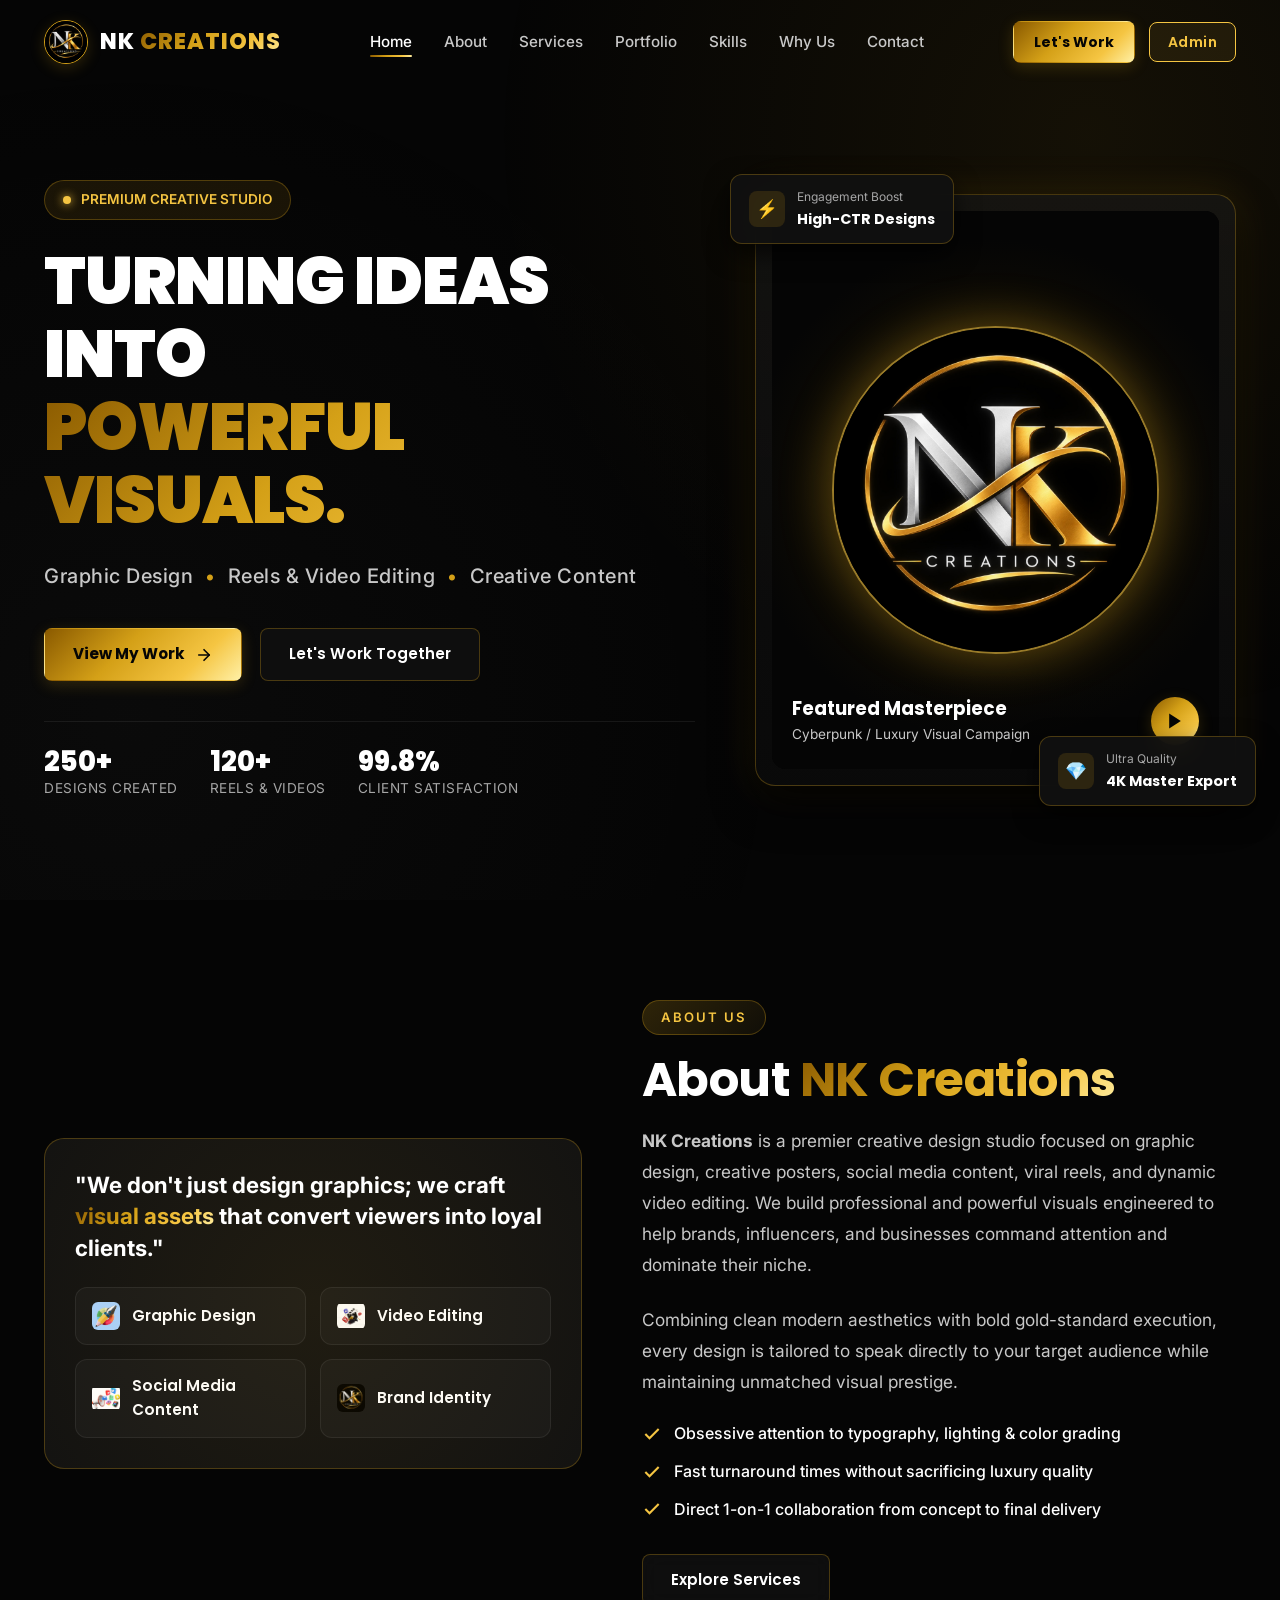
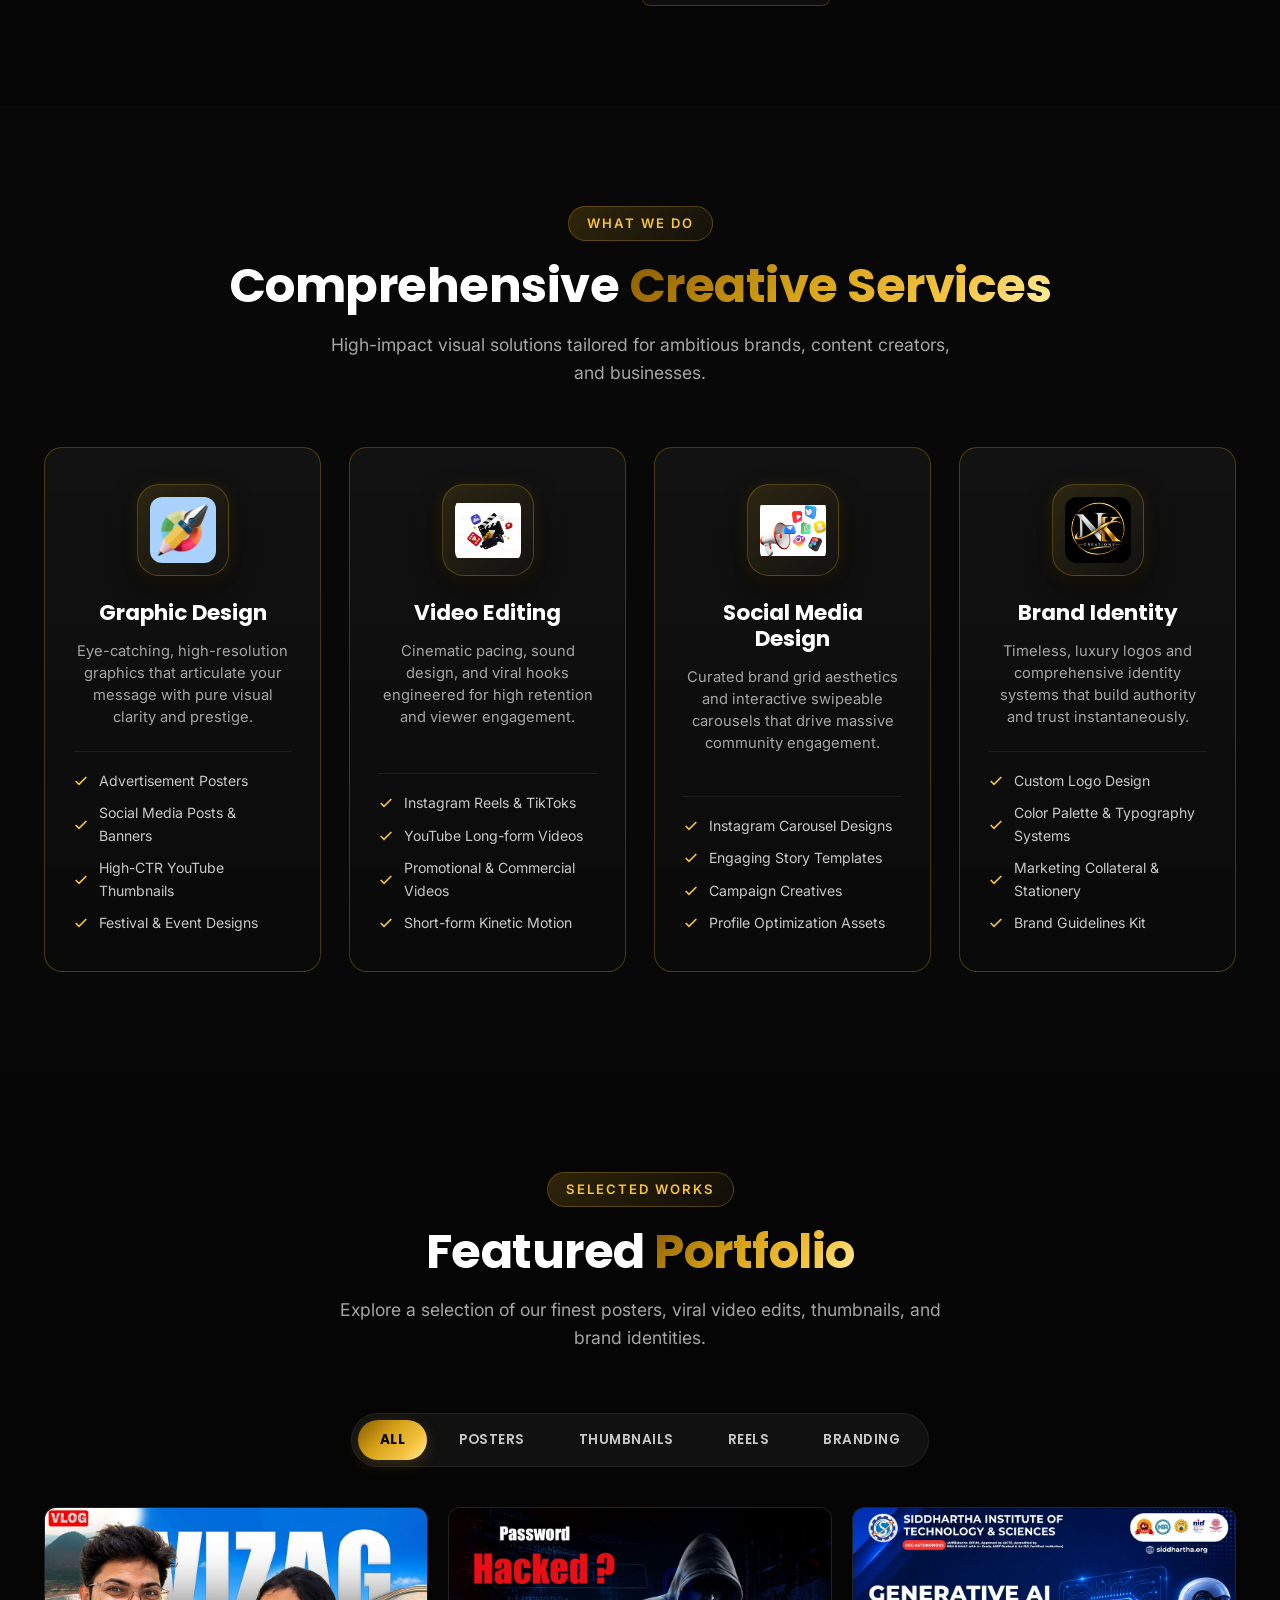
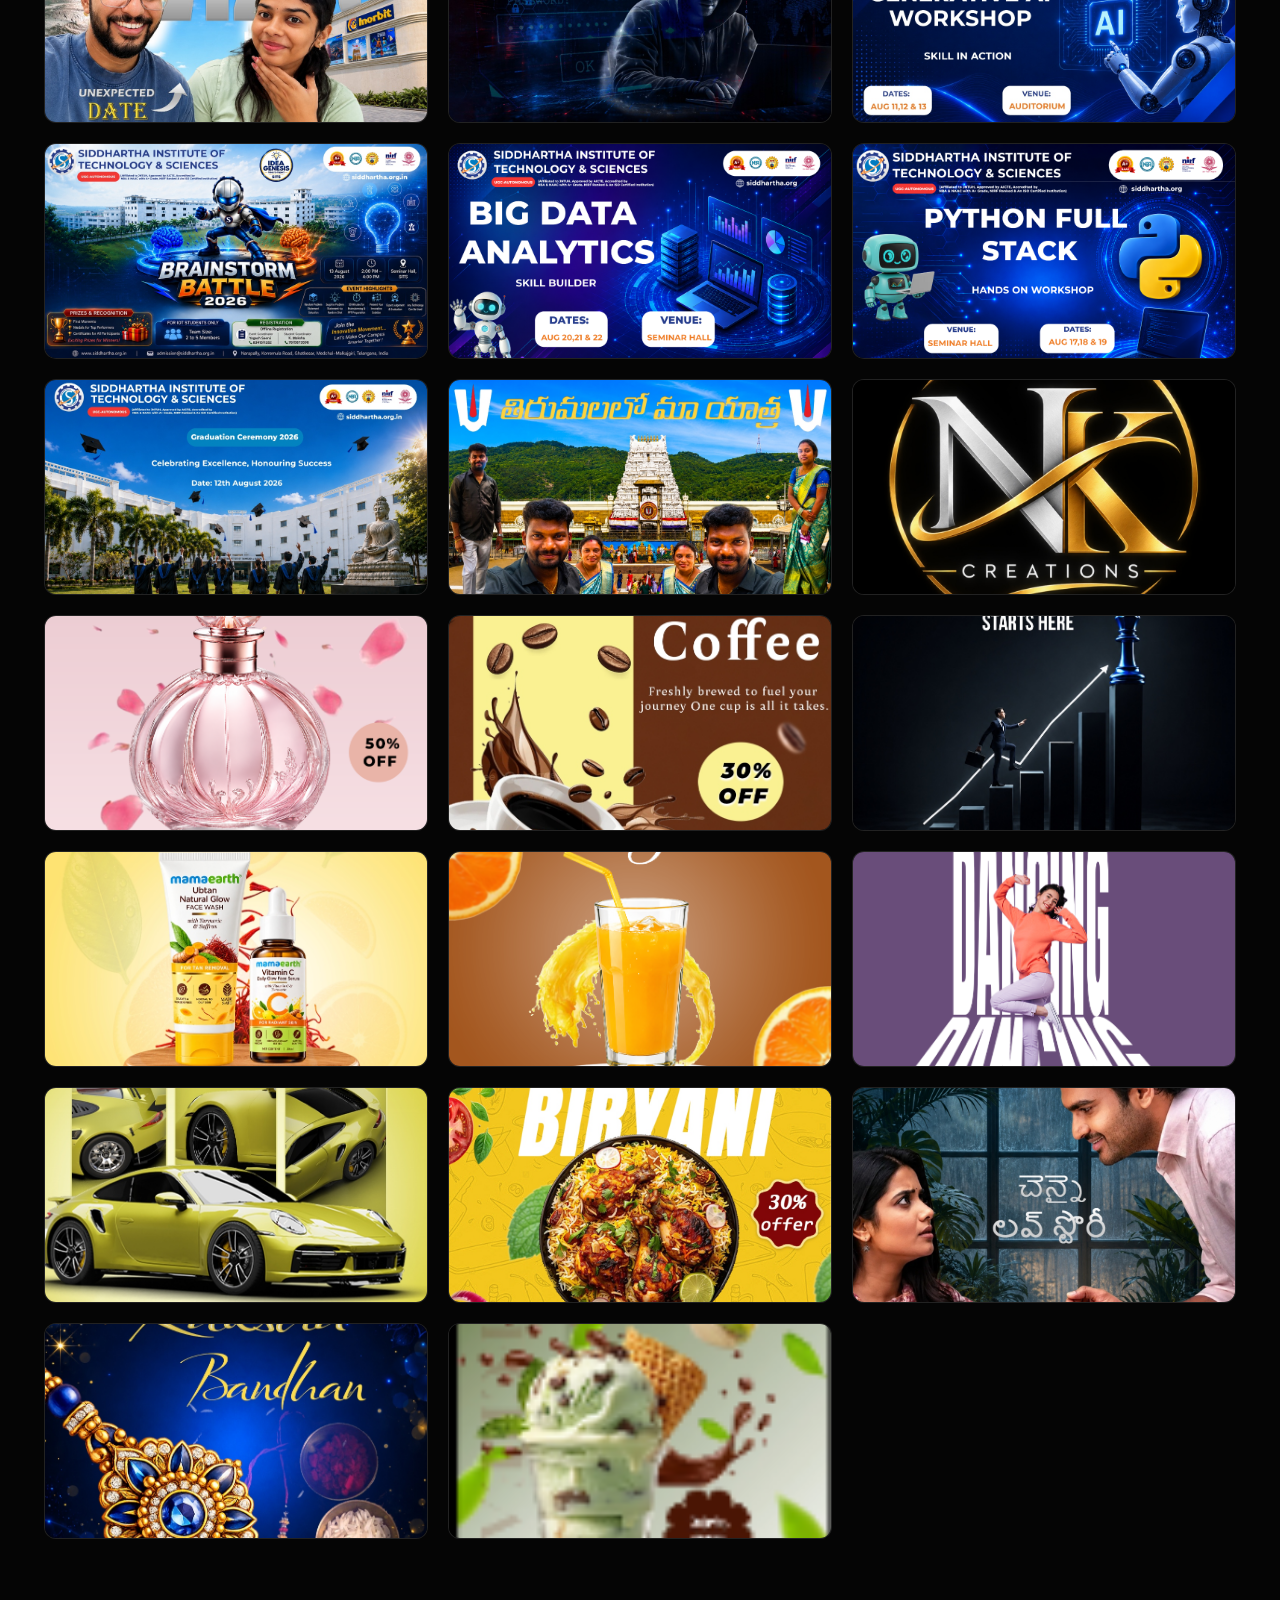
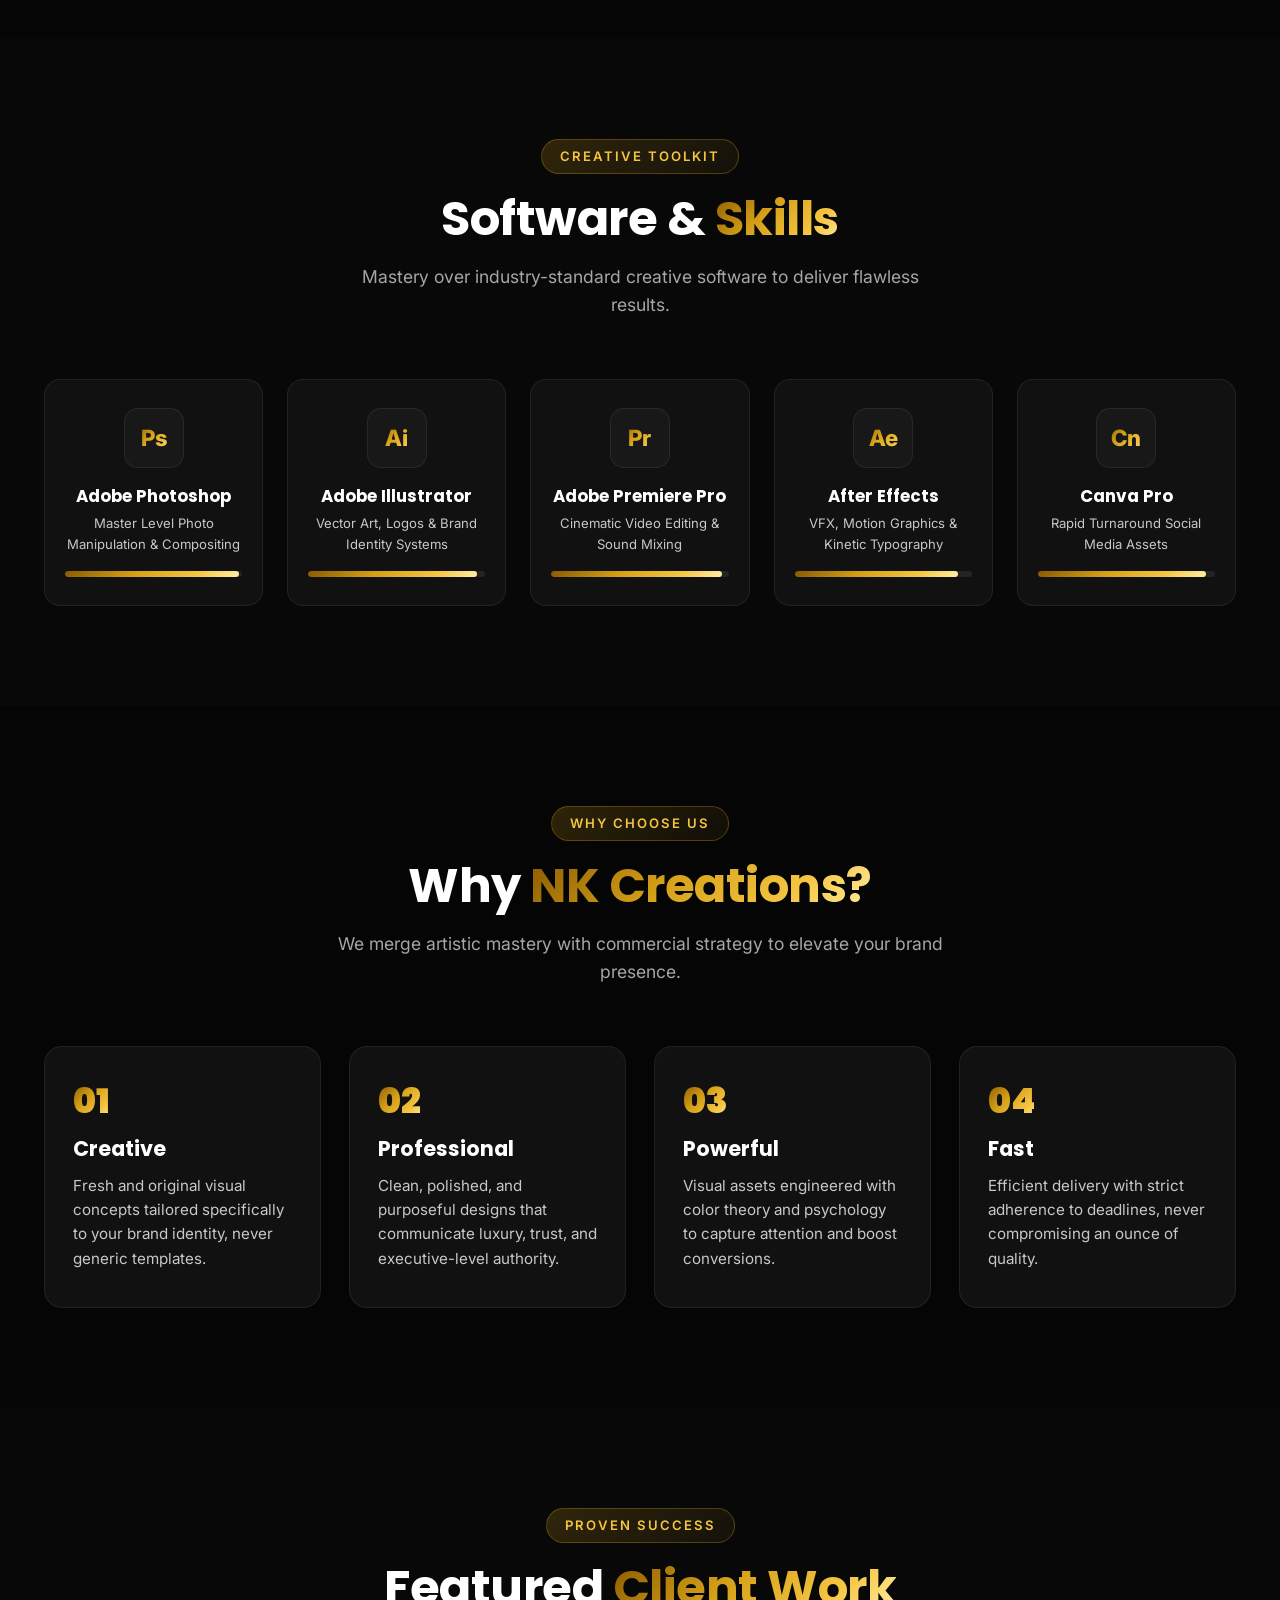
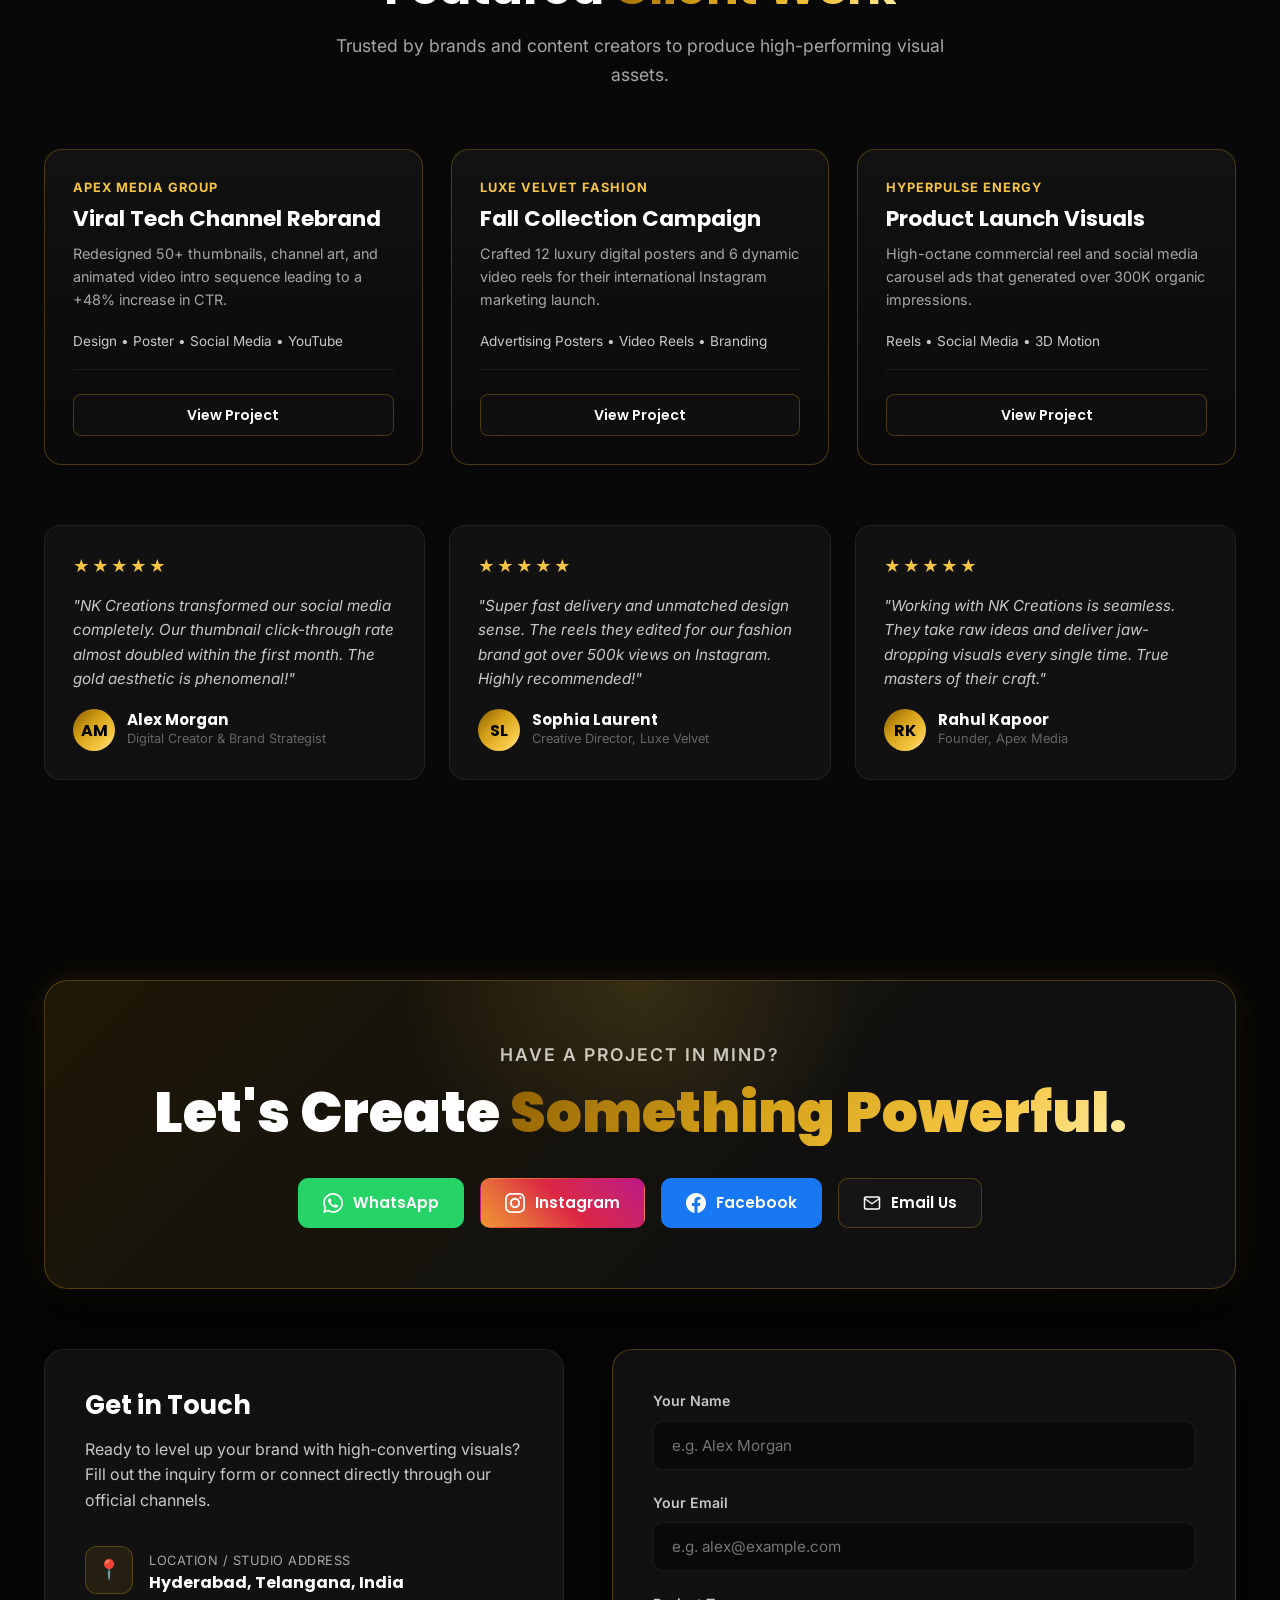
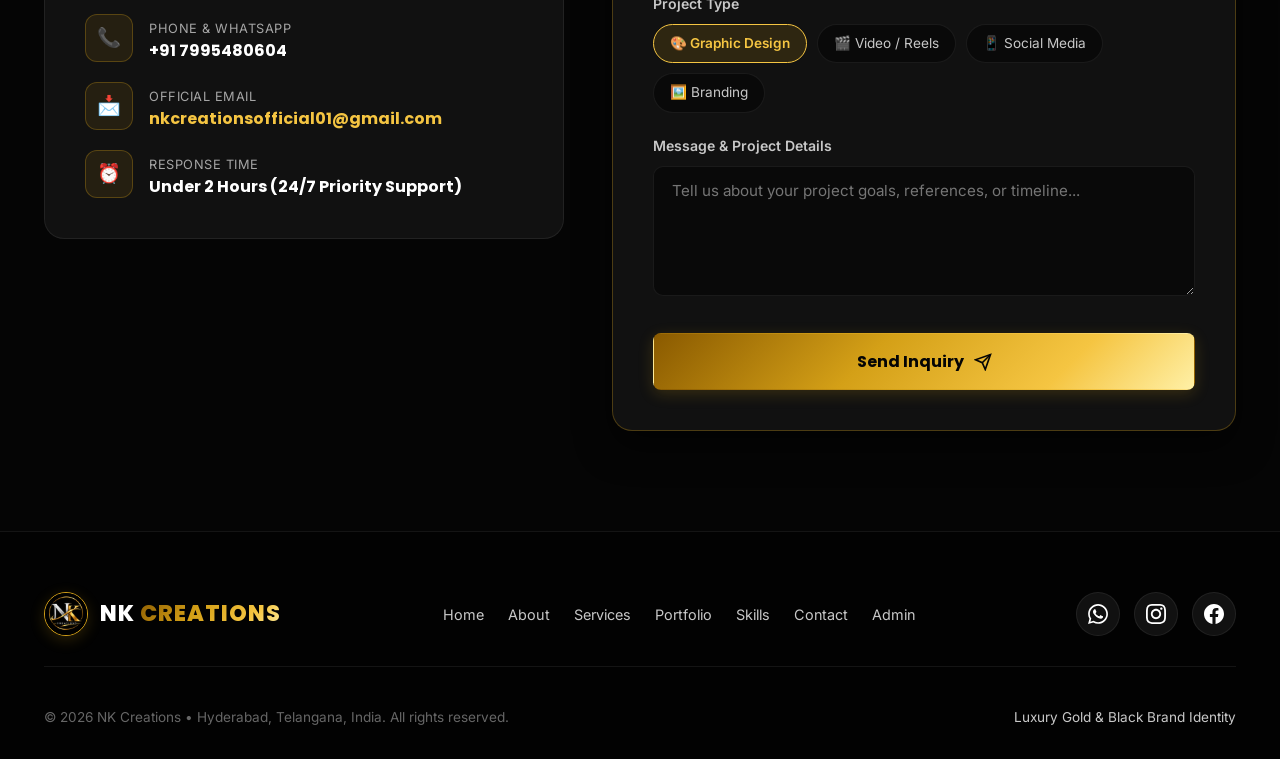
<file: index.html>
<!DOCTYPE html>
<html lang="en">
<head>
  <meta charset="UTF-8">
  <meta name="viewport" content="width=device-width, initial-scale=1.0">
  <title>NK Creations — Graphic Design & Video Editing Studio</title>
  <meta name="description" content="NK Creations is a premier creative design studio specializing in luxury graphic design, YouTube thumbnails, Instagram reels, video editing, social media content, and brand identity.">
  <meta name="keywords" content="NK Creations, graphic design, video editing, reels, posters, thumbnails, branding, luxury portfolio">
  <meta name="theme-color" content="#050505">

  <!-- Open Graph Meta -->
  <meta property="og:title" content="NK Creations — Turning Ideas Into Powerful Visuals">
  <meta property="og:description" content="Graphic Design • Reels & Video Editing • Creative Content">
  <meta property="og:type" content="website">

  <link rel="icon" type="image/jpeg" href="img/logo.jpg">
  <link rel="apple-touch-icon" href="img/logo.jpg">

  <!-- Google Fonts -->
  <link rel="preconnect" href="https://fonts.googleapis.com">
  <link rel="preconnect" href="https://fonts.gstatic.com" crossorigin>
  <link href="https://fonts.googleapis.com/css2?family=Inter:wght@300;400;500;600;700&family=Poppins:wght@400;500;600;700;800;900&display=swap" rel="stylesheet">

  <!-- Main Stylesheet -->
  <link rel="stylesheet" href="css/style.css">
</head>
<body>

  <!-- Ambient Luxury Glow -->
  <div class="ambient-glow"></div>

  <!-- NAVIGATION BAR -->
  <header class="navbar">
    <div class="container nav-wrapper">
      <a href="#home" class="brand-logo">
        <img src="img/logo.jpg" alt="NK Creations Logo" class="brand-logo-img">
        <div>
          NK <span class="gold-text">CREATIONS</span>
        </div>
      </a>

      <nav>
        <ul class="nav-links" id="navLinksList">
          <li><a href="#home" class="nav-link active">Home</a></li>
          <li><a href="#about" class="nav-link">About</a></li>
          <li><a href="#services" class="nav-link">Services</a></li>
          <li><a href="#portfolio" class="nav-link">Portfolio</a></li>
          <li><a href="#skills" class="nav-link">Skills</a></li>
          <li><a href="#why-us" class="nav-link">Why Us</a></li>
          <li><a href="#contact" class="nav-link">Contact</a></li>
        </ul>
      </nav>

      <div class="nav-actions">
        <a href="#contact" class="btn btn-primary btn-sm">Let's Work</a>
        <a href="admin.html" class="nav-admin-btn" title="Admin Management Portal">Admin</a>
        <button class="mobile-toggle" id="mobileToggle" aria-label="Toggle navigation menu">☰</button>
      </div>
    </div>
  </header>

  <main>
    <!-- 1. HERO SECTION -->
    <section class="hero-section" id="home">
      <div class="container hero-grid">
        <!-- Hero Content (Left) -->
        <div class="hero-content">
          <div class="hero-badge">
            <span class="pulse-dot"></span>
            <span>PREMIUM CREATIVE STUDIO</span>
          </div>

          <h1 class="hero-title">
            TURNING IDEAS INTO <br>
            <span class="gold-text">POWERFUL VISUALS.</span>
          </h1>

          <p class="hero-subtitle">
            Graphic Design <span class="dot">•</span> Reels & Video Editing <span class="dot">•</span> Creative Content
          </p>

          <div class="hero-buttons">
            <a href="#portfolio" class="btn btn-primary">
              View My Work
              <svg width="18" height="18" viewBox="0 0 24 24" fill="none" stroke="currentColor" stroke-width="2.2" stroke-linecap="round" stroke-linejoin="round"><line x1="5" y1="12" x2="19" y2="12"></line><polyline points="12 5 19 12 12 19"></polyline></svg>
            </a>
            <a href="#contact" class="btn btn-secondary">
              Let's Work Together
            </a>
          </div>

          <div class="hero-stats">
            <div class="stat-item">
              <h4>250+</h4>
              <p>Designs Created</p>
            </div>
            <div class="stat-item">
              <h4>120+</h4>
              <p>Reels & Videos</p>
            </div>
            <div class="stat-item">
              <h4>99.8%</h4>
              <p>Client Satisfaction</p>
            </div>
          </div>
        </div>

        <!-- Featured Design / Reel Showcase (Right) -->
        <div class="hero-visual">
          <!-- Floating Badge Top -->
          <div class="floating-badge badge-top">
            <div class="floating-badge-icon">⚡</div>
            <div class="floating-badge-text">
              <p>Engagement Boost</p>
              <strong>High-CTR Designs</strong>
            </div>
          </div>

          <!-- Main Showcase Card -->
          <div class="showcase-card">
            <div class="showcase-preview-frame">
              <div class="showcase-mockup-art-container" style="width: 100%; height: 100%;">
                <!-- Dynamic SVG Art injected via JS -->
              </div>
              <div class="showcase-overlay-info">
                <div class="showcase-info-text">
                  <h4>Featured Masterpiece</h4>
                  <p>Cyberpunk / Luxury Visual Campaign</p>
                </div>
                <a href="#portfolio" class="showcase-play-btn" aria-label="View portfolio">
                  <svg width="20" height="20" viewBox="0 0 24 24" fill="currentColor"><polygon points="5 3 19 12 5 21 5 3"></polygon></svg>
                </a>
              </div>
            </div>
          </div>

          <!-- Floating Badge Bottom -->
          <div class="floating-badge badge-bottom">
            <div class="floating-badge-icon">💎</div>
            <div class="floating-badge-text">
              <p>Ultra Quality</p>
              <strong>4K Master Export</strong>
            </div>
          </div>
        </div>
      </div>
    </section>

    <!-- 2. ABOUT SECTION -->
    <section class="section" id="about">
      <div class="container">
        <div class="about-grid">
          <!-- Visual & Specialty Cards -->
          <div class="about-visual-card">
            <div class="about-quote">
              "We don't just design graphics; we craft <span>visual assets</span> that convert viewers into loyal clients."
            </div>

            <div class="about-feature-pills">
              <div class="feature-pill">
                <img src="img/service-graphic-design.png" alt="Graphic Design" class="pill-thumb">
                <span>Graphic Design</span>
              </div>
              <div class="feature-pill">
                <img src="img/service-video-editing.png" alt="Video Editing" class="pill-thumb">
                <span>Video Editing</span>
              </div>
              <div class="feature-pill">
                <img src="img/service-social-media.png" alt="Social Media Content" class="pill-thumb">
                <span>Social Media Content</span>
              </div>
              <div class="feature-pill">
                <img src="img/service-branding.jpg" alt="Brand Identity" class="pill-thumb">
                <span>Brand Identity</span>
              </div>
            </div>
          </div>

          <!-- Story & Details -->
          <div class="about-story">
            <div class="section-tag">ABOUT US</div>
            <h2 class="section-title">About <span class="gold-text">NK Creations</span></h2>
            <p>
              <strong>NK Creations</strong> is a premier creative design studio focused on graphic design, creative posters, social media content, viral reels, and dynamic video editing. We build professional and powerful visuals engineered to help brands, influencers, and businesses command attention and dominate their niche.
            </p>
            <p>
              Combining clean modern aesthetics with bold gold-standard execution, every design is tailored to speak directly to your target audience while maintaining unmatched visual prestige.
            </p>

            <ul class="about-highlights">
              <li>
                <svg width="20" height="20" viewBox="0 0 24 24" fill="none" stroke="currentColor" stroke-width="2.5"><polyline points="20 6 9 17 4 12"></polyline></svg>
                Obsessive attention to typography, lighting & color grading
              </li>
              <li>
                <svg width="20" height="20" viewBox="0 0 24 24" fill="none" stroke="currentColor" stroke-width="2.5"><polyline points="20 6 9 17 4 12"></polyline></svg>
                Fast turnaround times without sacrificing luxury quality
              </li>
              <li>
                <svg width="20" height="20" viewBox="0 0 24 24" fill="none" stroke="currentColor" stroke-width="2.5"><polyline points="20 6 9 17 4 12"></polyline></svg>
                Direct 1-on-1 collaboration from concept to final delivery
              </li>
            </ul>

            <a href="#services" class="btn btn-secondary">Explore Services</a>
          </div>
        </div>
      </div>
    </section>

    <!-- 3. SERVICES SECTION -->
    <section class="section" id="services" style="background: #080808;">
      <div class="container">
        <div class="section-header">
          <div class="section-tag">WHAT WE DO</div>
          <h2 class="section-title">Comprehensive <span class="gold-text">Creative Services</span></h2>
          <p class="section-subtitle">High-impact visual solutions tailored for ambitious brands, content creators, and businesses.</p>
        </div>

        <div class="services-grid">
          <!-- Service 1: Graphic Design -->
          <div class="service-card">
            <div class="service-icon-box">
              <img src="img/service-graphic-design.png" alt="Graphic Design" class="service-icon-img">
            </div>
            <h3>Graphic Design</h3>
            <p class="service-desc">Eye-catching, high-resolution graphics that articulate your message with pure visual clarity and prestige.</p>
            <ul class="service-checklist">
              <li>
                <svg width="16" height="16" viewBox="0 0 24 24" fill="none" stroke="currentColor" stroke-width="2.5"><polyline points="20 6 9 17 4 12"></polyline></svg>
                Advertisement Posters
              </li>
              <li>
                <svg width="16" height="16" viewBox="0 0 24 24" fill="none" stroke="currentColor" stroke-width="2.5"><polyline points="20 6 9 17 4 12"></polyline></svg>
                Social Media Posts & Banners
              </li>
              <li>
                <svg width="16" height="16" viewBox="0 0 24 24" fill="none" stroke="currentColor" stroke-width="2.5"><polyline points="20 6 9 17 4 12"></polyline></svg>
                High-CTR YouTube Thumbnails
              </li>
              <li>
                <svg width="16" height="16" viewBox="0 0 24 24" fill="none" stroke="currentColor" stroke-width="2.5"><polyline points="20 6 9 17 4 12"></polyline></svg>
                Festival & Event Designs
              </li>
            </ul>
          </div>

          <!-- Service 2: Video Editing -->
          <div class="service-card">
            <div class="service-icon-box">
              <img src="img/service-video-editing.png" alt="Video Editing" class="service-icon-img">
            </div>
            <h3>Video Editing</h3>
            <p class="service-desc">Cinematic pacing, sound design, and viral hooks engineered for high retention and viewer engagement.</p>
            <ul class="service-checklist">
              <li>
                <svg width="16" height="16" viewBox="0 0 24 24" fill="none" stroke="currentColor" stroke-width="2.5"><polyline points="20 6 9 17 4 12"></polyline></svg>
                Instagram Reels & TikToks
              </li>
              <li>
                <svg width="16" height="16" viewBox="0 0 24 24" fill="none" stroke="currentColor" stroke-width="2.5"><polyline points="20 6 9 17 4 12"></polyline></svg>
                YouTube Long-form Videos
              </li>
              <li>
                <svg width="16" height="16" viewBox="0 0 24 24" fill="none" stroke="currentColor" stroke-width="2.5"><polyline points="20 6 9 17 4 12"></polyline></svg>
                Promotional & Commercial Videos
              </li>
              <li>
                <svg width="16" height="16" viewBox="0 0 24 24" fill="none" stroke="currentColor" stroke-width="2.5"><polyline points="20 6 9 17 4 12"></polyline></svg>
                Short-form Kinetic Motion
              </li>
            </ul>
          </div>

          <!-- Service 3: Social Media Design -->
          <div class="service-card">
            <div class="service-icon-box">
              <img src="img/service-social-media.png" alt="Social Media Design" class="service-icon-img">
            </div>
            <h3>Social Media Design</h3>
            <p class="service-desc">Curated brand grid aesthetics and interactive swipeable carousels that drive massive community engagement.</p>
            <ul class="service-checklist">
              <li>
                <svg width="16" height="16" viewBox="0 0 24 24" fill="none" stroke="currentColor" stroke-width="2.5"><polyline points="20 6 9 17 4 12"></polyline></svg>
                Instagram Carousel Designs
              </li>
              <li>
                <svg width="16" height="16" viewBox="0 0 24 24" fill="none" stroke="currentColor" stroke-width="2.5"><polyline points="20 6 9 17 4 12"></polyline></svg>
                Engaging Story Templates
              </li>
              <li>
                <svg width="16" height="16" viewBox="0 0 24 24" fill="none" stroke="currentColor" stroke-width="2.5"><polyline points="20 6 9 17 4 12"></polyline></svg>
                Campaign Creatives
              </li>
              <li>
                <svg width="16" height="16" viewBox="0 0 24 24" fill="none" stroke="currentColor" stroke-width="2.5"><polyline points="20 6 9 17 4 12"></polyline></svg>
                Profile Optimization Assets
              </li>
            </ul>
          </div>

          <!-- Service 4: Branding -->
          <div class="service-card">
            <div class="service-icon-box">
              <img src="img/service-branding.jpg" alt="Brand Identity" class="service-icon-img">
            </div>
            <h3>Brand Identity</h3>
            <p class="service-desc">Timeless, luxury logos and comprehensive identity systems that build authority and trust instantaneously.</p>
            <ul class="service-checklist">
              <li>
                <svg width="16" height="16" viewBox="0 0 24 24" fill="none" stroke="currentColor" stroke-width="2.5"><polyline points="20 6 9 17 4 12"></polyline></svg>
                Custom Logo Design
              </li>
              <li>
                <svg width="16" height="16" viewBox="0 0 24 24" fill="none" stroke="currentColor" stroke-width="2.5"><polyline points="20 6 9 17 4 12"></polyline></svg>
                Color Palette & Typography Systems
              </li>
              <li>
                <svg width="16" height="16" viewBox="0 0 24 24" fill="none" stroke="currentColor" stroke-width="2.5"><polyline points="20 6 9 17 4 12"></polyline></svg>
                Marketing Collateral & Stationery
              </li>
              <li>
                <svg width="16" height="16" viewBox="0 0 24 24" fill="none" stroke="currentColor" stroke-width="2.5"><polyline points="20 6 9 17 4 12"></polyline></svg>
                Brand Guidelines Kit
              </li>
            </ul>
          </div>
        </div>
      </div>
    </section>

    <!-- 4. PORTFOLIO SECTION (MAIN FEATURE) -->
    <section class="section" id="portfolio">
      <div class="container">
        <div class="section-header">
          <div class="section-tag">SELECTED WORKS</div>
          <h2 class="section-title">Featured <span class="gold-text">Portfolio</span></h2>
          <p class="section-subtitle">Explore a selection of our finest posters, viral video edits, thumbnails, and brand identities.</p>
        </div>

        <!-- Category Filter Tabs -->
        <div class="portfolio-filter-wrapper">
          <div class="filter-tabs">
            <button class="filter-btn active" data-filter="all">ALL</button>
            <button class="filter-btn" data-filter="posters">POSTERS</button>
            <button class="filter-btn" data-filter="thumbnails">THUMBNAILS</button>
            <button class="filter-btn" data-filter="reels">REELS</button>
            <button class="filter-btn" data-filter="branding">BRANDING</button>
          </div>
        </div>

        <!-- Portfolio Grid Layout -->
        <div class="portfolio-grid" id="portfolioContainer">
          <!-- Item 1: Vizag Vlog Thumbnail -->
          <div class="portfolio-card wide" data-id="thumb-vizag" data-category="thumbnails">
            <div class="portfolio-thumbnail">
              <div class="portfolio-artwork-canvas">
                <img src="img/thumb-vizag-vlog.jpg" alt="Vizag Beach Vlog Thumbnail" style="width:100%; height:100%; object-fit:cover;">
              </div>
              <div class="portfolio-quick-view-btn">
                <svg width="16" height="16" viewBox="0 0 24 24" fill="none" stroke="currentColor" stroke-width="2.5"><path d="M1 12s4-8 11-8 11 8 11 8-4 8-11 8-11-8-11-8z"></path><circle cx="12" cy="12" r="3"></circle></svg>
              </div>
              <div class="portfolio-card-overlay">
                <span class="portfolio-overlay-tag">YouTube Thumbnail</span>
                <h3 class="portfolio-overlay-title">Vizag Vlog — "Unexpected Date"</h3>
                <div class="portfolio-overlay-software">
                  <span class="software-tag">Photoshop</span>
                  <span class="software-tag">Lightroom</span>
                </div>
              </div>
            </div>
          </div>

          <!-- Item 2: Password Hacked Cyber Thumbnail -->
          <div class="portfolio-card wide" data-id="thumb-cyber" data-category="thumbnails">
            <div class="portfolio-thumbnail">
              <div class="portfolio-artwork-canvas">
                <img src="img/thumb-cyber-hacked.jpg" alt="Password Hacked Tech Thumbnail" style="width:100%; height:100%; object-fit:cover;">
              </div>
              <div class="portfolio-quick-view-btn">
                <svg width="16" height="16" viewBox="0 0 24 24" fill="none" stroke="currentColor" stroke-width="2.5"><path d="M1 12s4-8 11-8 11 8 11 8-4 8-11 8-11-8-11-8z"></path><circle cx="12" cy="12" r="3"></circle></svg>
              </div>
              <div class="portfolio-card-overlay">
                <span class="portfolio-overlay-tag">Tech YouTube Thumbnail</span>
                <h3 class="portfolio-overlay-title">"Password Hacked ?" Cyber Security</h3>
                <div class="portfolio-overlay-software">
                  <span class="software-tag">Photoshop</span>
                </div>
              </div>
            </div>
          </div>

          <!-- Item 3: Generative AI Workshop Thumbnail -->
          <div class="portfolio-card wide" data-id="thumb-generative-ai" data-category="thumbnails">
            <div class="portfolio-thumbnail">
              <div class="portfolio-artwork-canvas">
                <img src="img/thumb-generative-ai.jpg" alt="Generative AI Workshop Poster" style="width:100%; height:100%; object-fit:cover;">
              </div>
              <div class="portfolio-quick-view-btn">
                <svg width="16" height="16" viewBox="0 0 24 24" fill="none" stroke="currentColor" stroke-width="2.5"><path d="M1 12s4-8 11-8 11 8 11 8-4 8-11 8-11-8-11-8z"></path><circle cx="12" cy="12" r="3"></circle></svg>
              </div>
              <div class="portfolio-card-overlay">
                <span class="portfolio-overlay-tag">AI Workshop Thumbnail</span>
                <h3 class="portfolio-overlay-title">Generative AI Workshop — SITS</h3>
                <div class="portfolio-overlay-software">
                  <span class="software-tag">Photoshop</span>
                  <span class="software-tag">Illustrator</span>
                </div>
              </div>
            </div>
          </div>

          <!-- Item 4: Brainstorm Battle Event Thumbnail -->
          <div class="portfolio-card wide" data-id="thumb-brainstorm-battle" data-category="thumbnails">
            <div class="portfolio-thumbnail">
              <div class="portfolio-artwork-canvas">
                <img src="img/thumb-brainstorm-battle.jpg" alt="Brainstorm Battle Event Poster" style="width:100%; height:100%; object-fit:cover;">
              </div>
              <div class="portfolio-quick-view-btn">
                <svg width="16" height="16" viewBox="0 0 24 24" fill="none" stroke="currentColor" stroke-width="2.5"><path d="M1 12s4-8 11-8 11 8 11 8-4 8-11 8-11-8-11-8z"></path><circle cx="12" cy="12" r="3"></circle></svg>
              </div>
              <div class="portfolio-card-overlay">
                <span class="portfolio-overlay-tag">Event Banner & Thumbnail</span>
                <h3 class="portfolio-overlay-title">Brainstorm Battle 2026 — SITS</h3>
                <div class="portfolio-overlay-software">
                  <span class="software-tag">Photoshop</span>
                  <span class="software-tag">Illustrator</span>
                </div>
              </div>
            </div>
          </div>

          <!-- Item 5: Big Data Analytics Workshop -->
          <div class="portfolio-card wide" data-id="thumb-big-data" data-category="thumbnails">
            <div class="portfolio-thumbnail">
              <div class="portfolio-artwork-canvas">
                <img src="img/thumb-big-data.png" alt="Big Data Analytics Workshop" style="width:100%; height:100%; object-fit:cover;">
              </div>
              <div class="portfolio-quick-view-btn">
                <svg width="16" height="16" viewBox="0 0 24 24" fill="none" stroke="currentColor" stroke-width="2.5"><path d="M1 12s4-8 11-8 11 8 11 8-4 8-11 8-11-8-11-8z"></path><circle cx="12" cy="12" r="3"></circle></svg>
              </div>
              <div class="portfolio-card-overlay">
                <span class="portfolio-overlay-tag">Workshop Banner & Thumbnail</span>
                <h3 class="portfolio-overlay-title">Big Data Analytics Skill Builder</h3>
                <div class="portfolio-overlay-software">
                  <span class="software-tag">Photoshop</span>
                  <span class="software-tag">Illustrator</span>
                </div>
              </div>
            </div>
          </div>

          <!-- Item 6: Python Full Stack Workshop -->
          <div class="portfolio-card wide" data-id="thumb-python-fullstack" data-category="thumbnails">
            <div class="portfolio-thumbnail">
              <div class="portfolio-artwork-canvas">
                <img src="img/thumb-python-fullstack.png" alt="Python Full Stack Workshop" style="width:100%; height:100%; object-fit:cover;">
              </div>
              <div class="portfolio-quick-view-btn">
                <svg width="16" height="16" viewBox="0 0 24 24" fill="none" stroke="currentColor" stroke-width="2.5"><path d="M1 12s4-8 11-8 11 8 11 8-4 8-11 8-11-8-11-8z"></path><circle cx="12" cy="12" r="3"></circle></svg>
              </div>
              <div class="portfolio-card-overlay">
                <span class="portfolio-overlay-tag">Hands-on Workshop Banner</span>
                <h3 class="portfolio-overlay-title">Python Full Stack Workshop</h3>
                <div class="portfolio-overlay-software">
                  <span class="software-tag">Photoshop</span>
                  <span class="software-tag">Illustrator</span>
                </div>
              </div>
            </div>
          </div>

          <!-- Item 7: Graduation Ceremony 2026 -->
          <div class="portfolio-card wide" data-id="thumb-graduation-ceremony" data-category="thumbnails">
            <div class="portfolio-thumbnail">
              <div class="portfolio-artwork-canvas">
                <img src="img/thumb-graduation-ceremony.jpg" alt="Graduation Ceremony 2026" style="width:100%; height:100%; object-fit:cover;">
              </div>
              <div class="portfolio-quick-view-btn">
                <svg width="16" height="16" viewBox="0 0 24 24" fill="none" stroke="currentColor" stroke-width="2.5"><path d="M1 12s4-8 11-8 11 8 11 8-4 8-11 8-11-8-11-8z"></path><circle cx="12" cy="12" r="3"></circle></svg>
              </div>
              <div class="portfolio-card-overlay">
                <span class="portfolio-overlay-tag">Ceremony Banner & Thumbnail</span>
                <h3 class="portfolio-overlay-title">Graduation Ceremony 2026 — SITS</h3>
                <div class="portfolio-overlay-software">
                  <span class="software-tag">Photoshop</span>
                  <span class="software-tag">Lightroom</span>
                </div>
              </div>
            </div>
          </div>

          <!-- Item 8: Tirumala Travel Vlog Thumbnail -->
          <div class="portfolio-card wide" data-id="thumb-tirumala" data-category="thumbnails">
            <div class="portfolio-thumbnail">
              <div class="portfolio-artwork-canvas">
                <img src="img/thumb-tirumala-yatra.jpg" alt="Tirumala Pilgrimage Travel Vlog" style="width:100%; height:100%; object-fit:cover;">
              </div>
              <div class="portfolio-quick-view-btn">
                <svg width="16" height="16" viewBox="0 0 24 24" fill="none" stroke="currentColor" stroke-width="2.5"><path d="M1 12s4-8 11-8 11 8 11 8-4 8-11 8-11-8-11-8z"></path><circle cx="12" cy="12" r="3"></circle></svg>
              </div>
              <div class="portfolio-card-overlay">
                <span class="portfolio-overlay-tag">Travel YouTube Thumbnail</span>
                <h3 class="portfolio-overlay-title">తిరుమలలో మా యాత్ర — Tirumala Vlog</h3>
                <div class="portfolio-overlay-software">
                  <span class="software-tag">Photoshop</span>
                  <span class="software-tag">Lightroom</span>
                </div>
              </div>
            </div>
          </div>

          <!-- Item 9: NK Creations Branding -->
          <div class="portfolio-card" data-id="brand-nk" data-category="branding thumbnails">
            <div class="portfolio-thumbnail">
              <div class="portfolio-artwork-canvas">
                <img src="img/logo.jpg" alt="NK Creations Brand Identity" style="width:100%; height:100%; object-fit:cover;">
              </div>
              <div class="portfolio-quick-view-btn">
                <svg width="16" height="16" viewBox="0 0 24 24" fill="none" stroke="currentColor" stroke-width="2.5"><path d="M1 12s4-8 11-8 11 8 11 8-4 8-11 8-11-8-11-8z"></path><circle cx="12" cy="12" r="3"></circle></svg>
              </div>
              <div class="portfolio-card-overlay">
                <span class="portfolio-overlay-tag">Brand Identity</span>
                <h3 class="portfolio-overlay-title">NK Creations Luxury Identity</h3>
                <div class="portfolio-overlay-software">
                  <span class="software-tag">Illustrator</span>
                  <span class="software-tag">Photoshop</span>
                </div>
              </div>
            </div>
          </div>

          <!-- Item 10: Lumiere Rose Perfume Poster -->
          <div class="portfolio-card" data-id="poster-lumiere" data-category="posters">
            <div class="portfolio-thumbnail">
              <div class="portfolio-artwork-canvas">
                <img src="img/poster-lumiere-rose.png" alt="Lumiere Rose Luxury Perfume Poster" style="width:100%; height:100%; object-fit:cover;">
              </div>
              <div class="portfolio-quick-view-btn">
                <svg width="16" height="16" viewBox="0 0 24 24" fill="none" stroke="currentColor" stroke-width="2.5"><path d="M1 12s4-8 11-8 11 8 11 8-4 8-11 8-11-8-11-8z"></path><circle cx="12" cy="12" r="3"></circle></svg>
              </div>
              <div class="portfolio-card-overlay">
                <span class="portfolio-overlay-tag">Luxury Advertising Poster</span>
                <h3 class="portfolio-overlay-title">Lumiere Rose Elegance</h3>
                <div class="portfolio-overlay-software">
                  <span class="software-tag">Photoshop</span>
                  <span class="software-tag">Illustrator</span>
                </div>
              </div>
            </div>
          </div>

          <!-- Item 11: Special Coffee Commercial Poster -->
          <div class="portfolio-card" data-id="poster-coffee" data-category="posters">
            <div class="portfolio-thumbnail">
              <div class="portfolio-artwork-canvas">
                <img src="img/poster-special-coffee.jpg" alt="Special Coffee Commercial Poster" style="width:100%; height:100%; object-fit:cover;">
              </div>
              <div class="portfolio-quick-view-btn">
                <svg width="16" height="16" viewBox="0 0 24 24" fill="none" stroke="currentColor" stroke-width="2.5"><path d="M1 12s4-8 11-8 11 8 11 8-4 8-11 8-11-8-11-8z"></path><circle cx="12" cy="12" r="3"></circle></svg>
              </div>
              <div class="portfolio-card-overlay">
                <span class="portfolio-overlay-tag">Beverage Commercial Poster</span>
                <h3 class="portfolio-overlay-title">Special Coffee Freshly Brewed</h3>
                <div class="portfolio-overlay-software">
                  <span class="software-tag">Photoshop</span>
                </div>
              </div>
            </div>
          </div>

          <!-- Item 12: Business Growth Strategy Poster -->
          <div class="portfolio-card" data-id="poster-growth" data-category="posters">
            <div class="portfolio-thumbnail">
              <div class="portfolio-artwork-canvas">
                <img src="img/poster-growth-chess.jpg" alt="Your Growth Starts Here Poster" style="width:100%; height:100%; object-fit:cover;">
              </div>
              <div class="portfolio-quick-view-btn">
                <svg width="16" height="16" viewBox="0 0 24 24" fill="none" stroke="currentColor" stroke-width="2.5"><path d="M1 12s4-8 11-8 11 8 11 8-4 8-11 8-11-8-11-8z"></path><circle cx="12" cy="12" r="3"></circle></svg>
              </div>
              <div class="portfolio-card-overlay">
                <span class="portfolio-overlay-tag">Corporate Strategy Poster</span>
                <h3 class="portfolio-overlay-title">Your Growth Starts Here</h3>
                <div class="portfolio-overlay-software">
                  <span class="software-tag">Photoshop</span>
                </div>
              </div>
            </div>
          </div>

          <!-- Item 13: Mamaearth Skincare Poster -->
          <div class="portfolio-card" data-id="poster-mamaearth" data-category="posters">
            <div class="portfolio-thumbnail">
              <div class="portfolio-artwork-canvas">
                <img src="img/poster-mamaearth-skincare.jpg" alt="Naturally Glow Mamaearth Skincare" style="width:100%; height:100%; object-fit:cover;">
              </div>
              <div class="portfolio-quick-view-btn">
                <svg width="16" height="16" viewBox="0 0 24 24" fill="none" stroke="currentColor" stroke-width="2.5"><path d="M1 12s4-8 11-8 11 8 11 8-4 8-11 8-11-8-11-8z"></path><circle cx="12" cy="12" r="3"></circle></svg>
              </div>
              <div class="portfolio-card-overlay">
                <span class="portfolio-overlay-tag">Product Campaign Poster</span>
                <h3 class="portfolio-overlay-title">Naturally Glow — Mamaearth</h3>
                <div class="portfolio-overlay-software">
                  <span class="software-tag">Photoshop</span>
                </div>
              </div>
            </div>
          </div>

          <!-- Item 14: Fresh Orange Juice Poster -->
          <div class="portfolio-card" data-id="poster-orange-juice" data-category="posters">
            <div class="portfolio-thumbnail">
              <div class="portfolio-artwork-canvas">
                <img src="img/poster-orange-juice.png" alt="Fresh Orange Juice Commercial Poster" style="width:100%; height:100%; object-fit:cover;">
              </div>
              <div class="portfolio-quick-view-btn">
                <svg width="16" height="16" viewBox="0 0 24 24" fill="none" stroke="currentColor" stroke-width="2.5"><path d="M1 12s4-8 11-8 11 8 11 8-4 8-11 8-11-8-11-8z"></path><circle cx="12" cy="12" r="3"></circle></svg>
              </div>
              <div class="portfolio-card-overlay">
                <span class="portfolio-overlay-tag">Beverage Advertising Poster</span>
                <h3 class="portfolio-overlay-title">Fresh Orange Juice Splash</h3>
                <div class="portfolio-overlay-software">
                  <span class="software-tag">Photoshop</span>
                </div>
              </div>
            </div>
          </div>

          <!-- Item 15: Dancing Typography Poster -->
          <div class="portfolio-card" data-id="poster-dancing" data-category="posters">
            <div class="portfolio-thumbnail">
              <div class="portfolio-artwork-canvas">
                <img src="img/poster-dancing-typography.png" alt="Dancing Perspective Typography Poster" style="width:100%; height:100%; object-fit:cover;">
              </div>
              <div class="portfolio-quick-view-btn">
                <svg width="16" height="16" viewBox="0 0 24 24" fill="none" stroke="currentColor" stroke-width="2.5"><path d="M1 12s4-8 11-8 11 8 11 8-4 8-11 8-11-8-11-8z"></path><circle cx="12" cy="12" r="3"></circle></svg>
              </div>
              <div class="portfolio-card-overlay">
                <span class="portfolio-overlay-tag">Graphic Design Poster</span>
                <h3 class="portfolio-overlay-title">Dancing Perspective Typography</h3>
                <div class="portfolio-overlay-software">
                  <span class="software-tag">Photoshop</span>
                </div>
              </div>
            </div>
          </div>

          <!-- Item 16: Porsche 911 GT3RS Poster -->
          <div class="portfolio-card" data-id="poster-porsche" data-category="posters">
            <div class="portfolio-thumbnail">
              <div class="portfolio-artwork-canvas">
                <img src="img/poster-porsche-911.jpg" alt="Porsche 911 GT3RS Automotive Poster" style="width:100%; height:100%; object-fit:cover;">
              </div>
              <div class="portfolio-quick-view-btn">
                <svg width="16" height="16" viewBox="0 0 24 24" fill="none" stroke="currentColor" stroke-width="2.5"><path d="M1 12s4-8 11-8 11 8 11 8-4 8-11 8-11-8-11-8z"></path><circle cx="12" cy="12" r="3"></circle></svg>
              </div>
              <div class="portfolio-card-overlay">
                <span class="portfolio-overlay-tag">Automotive Poster Design</span>
                <h3 class="portfolio-overlay-title">Porsche 911 GT3RS</h3>
                <div class="portfolio-overlay-software">
                  <span class="software-tag">Photoshop</span>
                  <span class="software-tag">Illustrator</span>
                </div>
              </div>
            </div>
          </div>

          <!-- Item 17: Chicken Biryani Offer Poster -->
          <div class="portfolio-card" data-id="poster-biryani" data-category="posters">
            <div class="portfolio-thumbnail">
              <div class="portfolio-artwork-canvas">
                <img src="img/poster-chicken-biryani.jpg" alt="Chicken Biryani Restaurant Poster" style="width:100%; height:100%; object-fit:cover;">
              </div>
              <div class="portfolio-quick-view-btn">
                <svg width="16" height="16" viewBox="0 0 24 24" fill="none" stroke="currentColor" stroke-width="2.5"><path d="M1 12s4-8 11-8 11 8 11 8-4 8-11 8-11-8-11-8z"></path><circle cx="12" cy="12" r="3"></circle></svg>
              </div>
              <div class="portfolio-card-overlay">
                <span class="portfolio-overlay-tag">Food Commercial Poster</span>
                <h3 class="portfolio-overlay-title">Chicken Biryani Special Offer</h3>
                <div class="portfolio-overlay-software">
                  <span class="software-tag">Photoshop</span>
                  <span class="software-tag">Illustrator</span>
                </div>
              </div>
            </div>
          </div>

          <!-- Item 18: Chennai Love Story Film Poster -->
          <div class="portfolio-card" data-id="poster-chennai" data-category="posters">
            <div class="portfolio-thumbnail">
              <div class="portfolio-artwork-canvas">
                <img src="img/poster-chennai-love-story.jpg" alt="Chennai Love Story Movie Poster" style="width:100%; height:100%; object-fit:cover;">
              </div>
              <div class="portfolio-quick-view-btn">
                <svg width="16" height="16" viewBox="0 0 24 24" fill="none" stroke="currentColor" stroke-width="2.5"><path d="M1 12s4-8 11-8 11 8 11 8-4 8-11 8-11-8-11-8z"></path><circle cx="12" cy="12" r="3"></circle></svg>
              </div>
              <div class="portfolio-card-overlay">
                <span class="portfolio-overlay-tag">Movie & Series Poster</span>
                <h3 class="portfolio-overlay-title">చెన్నై లవ్ స్టోరీ — Chennai Story</h3>
                <div class="portfolio-overlay-software">
                  <span class="software-tag">Photoshop</span>
                  <span class="software-tag">Lightroom</span>
                </div>
              </div>
            </div>
          </div>

          <!-- Item 19: Happy Raksha Bandhan Festive Poster -->
          <div class="portfolio-card" data-id="poster-rakhi" data-category="posters">
            <div class="portfolio-thumbnail">
              <div class="portfolio-artwork-canvas">
                <img src="img/poster-raksha-bandhan.jpg" alt="Happy Raksha Bandhan Luxury Poster" style="width:100%; height:100%; object-fit:cover;">
              </div>
              <div class="portfolio-quick-view-btn">
                <svg width="16" height="16" viewBox="0 0 24 24" fill="none" stroke="currentColor" stroke-width="2.5"><path d="M1 12s4-8 11-8 11 8 11 8-4 8-11 8-11-8-11-8z"></path><circle cx="12" cy="12" r="3"></circle></svg>
              </div>
              <div class="portfolio-card-overlay">
                <span class="portfolio-overlay-tag">Festive Greeting Poster</span>
                <h3 class="portfolio-overlay-title">Happy Raksha Bandhan</h3>
                <div class="portfolio-overlay-software">
                  <span class="software-tag">Photoshop</span>
                  <span class="software-tag">Illustrator</span>
                </div>
              </div>
            </div>
          </div>

         

          <!-- Item 21: Graphic Designer Work Reel -->
          <div class="portfolio-card" data-id="reel-designer-work" data-category="reels">
            <div class="portfolio-thumbnail">
              <div class="portfolio-artwork-canvas">
                <img src="img/reel-chocomint.png" alt="Graphic Designer Work Reel" style="width:100%; height:100%; object-fit:cover; background:#111;">
              </div>
              <div class="portfolio-quick-view-btn">
                <svg width="16" height="16" viewBox="0 0 24 24" fill="currentColor"><polygon points="5 3 19 12 5 21 5 3"></polygon></svg>
              </div>
              <div class="portfolio-card-overlay">
                <span class="portfolio-overlay-tag">🎬 Creative Designer Reel</span>
                <h3 class="portfolio-overlay-title">Graphic Designer Work — Chocomint</h3>
                <div class="portfolio-overlay-software">
                  <span class="software-tag">Premiere Pro</span>
                  <span class="software-tag">After Effects</span>
                </div>
              </div>
            </div>
          </div>

        
          <!-- Item 22: Supercar Automotive Reel -->
        
        </div>
      </div>
    </section>

    <!-- 5. SOFTWARE / SKILLS SECTION -->
    <section class="section" id="skills" style="background: #080808;">
      <div class="container">
        <div class="section-header">
          <div class="section-tag">CREATIVE TOOLKIT</div>
          <h2 class="section-title">Software & <span class="gold-text">Skills</span></h2>
          <p class="section-subtitle">Mastery over industry-standard creative software to deliver flawless results.</p>
        </div>

        <div class="skills-grid">
          <!-- Photoshop -->
          <div class="skill-card">
            <div class="skill-icon-wrap">
              <span class="gold-text" style="font-weight: 800; font-size: 1.4rem;">Ps</span>
            </div>
            <h4>Adobe Photoshop</h4>
            <p>Master Level Photo Manipulation & Compositing</p>
            <div class="skill-level-bar">
              <div class="skill-level-fill" style="width: 98%;"></div>
            </div>
          </div>

          <!-- Illustrator -->
          <div class="skill-card">
            <div class="skill-icon-wrap">
              <span class="gold-text" style="font-weight: 800; font-size: 1.4rem;">Ai</span>
            </div>
            <h4>Adobe Illustrator</h4>
            <p>Vector Art, Logos & Brand Identity Systems</p>
            <div class="skill-level-bar">
              <div class="skill-level-fill" style="width: 95%;"></div>
            </div>
          </div>

          <!-- Premiere Pro -->
          <div class="skill-card">
            <div class="skill-icon-wrap">
              <span class="gold-text" style="font-weight: 800; font-size: 1.4rem;">Pr</span>
            </div>
            <h4>Adobe Premiere Pro</h4>
            <p>Cinematic Video Editing & Sound Mixing</p>
            <div class="skill-level-bar">
              <div class="skill-level-fill" style="width: 96%;"></div>
            </div>
          </div>

          <!-- After Effects -->
          <div class="skill-card">
            <div class="skill-icon-wrap">
              <span class="gold-text" style="font-weight: 800; font-size: 1.4rem;">Ae</span>
            </div>
            <h4>After Effects</h4>
            <p>VFX, Motion Graphics & Kinetic Typography</p>
            <div class="skill-level-bar">
              <div class="skill-level-fill" style="width: 92%;"></div>
            </div>
          </div>

          <!-- Canva -->
          <div class="skill-card">
            <div class="skill-icon-wrap">
              <span class="gold-text" style="font-weight: 800; font-size: 1.4rem;">Cn</span>
            </div>
            <h4>Canva Pro</h4>
            <p>Rapid Turnaround Social Media Assets</p>
            <div class="skill-level-bar">
              <div class="skill-level-fill" style="width: 95%;"></div>
            </div>
          </div>
        </div>
      </div>
    </section>

    <!-- 6. WHY NK CREATIONS? -->
    <section class="section" id="why-us">
      <div class="container">
        <div class="section-header">
          <div class="section-tag">WHY CHOOSE US</div>
          <h2 class="section-title">Why <span class="gold-text">NK Creations?</span></h2>
          <p class="section-subtitle">We merge artistic mastery with commercial strategy to elevate your brand presence.</p>
        </div>

        <div class="why-grid">
          <!-- Point 1 -->
          <div class="why-card">
            <div class="why-number">01</div>
            <h3>Creative</h3>
            <p>Fresh and original visual concepts tailored specifically to your brand identity, never generic templates.</p>
          </div>

          <!-- Point 2 -->
          <div class="why-card">
            <div class="why-number">02</div>
            <h3>Professional</h3>
            <p>Clean, polished, and purposeful designs that communicate luxury, trust, and executive-level authority.</p>
          </div>

          <!-- Point 3 -->
          <div class="why-card">
            <div class="why-number">03</div>
            <h3>Powerful</h3>
            <p>Visual assets engineered with color theory and psychology to capture attention and boost conversions.</p>
          </div>

          <!-- Point 4 -->
          <div class="why-card">
            <div class="why-number">04</div>
            <h3>Fast</h3>
            <p>Efficient delivery with strict adherence to deadlines, never compromising an ounce of quality.</p>
          </div>
        </div>
      </div>
    </section>

    <!-- 7. FEATURED CLIENTS & TESTIMONIALS -->
    <section class="section" id="clients" style="background: #080808;">
      <div class="container">
        <div class="section-header">
          <div class="section-tag">PROVEN SUCCESS</div>
          <h2 class="section-title">Featured <span class="gold-text">Client Work</span></h2>
          <p class="section-subtitle">Trusted by brands and content creators to produce high-performing visual assets.</p>
        </div>

        <div class="featured-projects-grid">
          <!-- Client Box 1 -->
          <div class="featured-project-box">
            <div>
              <div class="project-client-badge">Apex Media Group</div>
              <h3>Viral Tech Channel Rebrand</h3>
              <p>Redesigned 50+ thumbnails, channel art, and animated video intro sequence leading to a +48% increase in CTR.</p>
              <div class="project-specs">Design • Poster • Social Media • YouTube</div>
            </div>
            <a href="#portfolio" class="btn btn-secondary btn-sm">View Project</a>
          </div>

          <!-- Client Box 2 -->
          <div class="featured-project-box">
            <div>
              <div class="project-client-badge">Luxe Velvet Fashion</div>
              <h3>Fall Collection Campaign</h3>
              <p>Crafted 12 luxury digital posters and 6 dynamic video reels for their international Instagram marketing launch.</p>
              <div class="project-specs">Advertising Posters • Video Reels • Branding</div>
            </div>
            <a href="#portfolio" class="btn btn-secondary btn-sm">View Project</a>
          </div>

          <!-- Client Box 3 -->
          <div class="featured-project-box">
            <div>
              <div class="project-client-badge">HyperPulse Energy</div>
              <h3>Product Launch Visuals</h3>
              <p>High-octane commercial reel and social media carousel ads that generated over 300K organic impressions.</p>
              <div class="project-specs">Reels • Social Media • 3D Motion</div>
            </div>
            <a href="#portfolio" class="btn btn-secondary btn-sm">View Project</a>
          </div>
        </div>

        <!-- Testimonials -->
        <div class="testimonials-grid">
          <div class="testimonial-card">
            <div class="testimonial-stars">★★★★★</div>
            <p class="testimonial-text">"NK Creations transformed our social media completely. Our thumbnail click-through rate almost doubled within the first month. The gold aesthetic is phenomenal!"</p>
            <div class="testimonial-author">
              <div class="author-avatar">AM</div>
              <div class="author-info">
                <h5>Alex Morgan</h5>
                <p>Digital Creator & Brand Strategist</p>
              </div>
            </div>
          </div>

          <div class="testimonial-card">
            <div class="testimonial-stars">★★★★★</div>
            <p class="testimonial-text">"Super fast delivery and unmatched design sense. The reels they edited for our fashion brand got over 500k views on Instagram. Highly recommended!"</p>
            <div class="testimonial-author">
              <div class="author-avatar">SL</div>
              <div class="author-info">
                <h5>Sophia Laurent</h5>
                <p>Creative Director, Luxe Velvet</p>
              </div>
            </div>
          </div>

          <div class="testimonial-card">
            <div class="testimonial-stars">★★★★★</div>
            <p class="testimonial-text">"Working with NK Creations is seamless. They take raw ideas and deliver jaw-dropping visuals every single time. True masters of their craft."</p>
            <div class="testimonial-author">
              <div class="author-avatar">RK</div>
              <div class="author-info">
                <h5>Rahul Kapoor</h5>
                <p>Founder, Apex Media</p>
              </div>
            </div>
          </div>
        </div>
      </div>
    </section>

    <!-- 8. CONTACT SECTION & FINAL CTA -->
    <section class="section" id="contact">
      <div class="container">
        <!-- Large Final CTA Banner -->
        <div class="contact-cta-banner">
          <p class="cta-question">Have a project in mind?</p>
          <h2 class="cta-title">Let's Create <span class="gold-text">Something Powerful.</span></h2>

          <div class="contact-quick-buttons">
            <a href="https://wa.me/917995480604?text=Hi%20NK%20Creations,%20I'd%20like%20to%20discuss%20a%20project!" target="_blank" rel="noopener noreferrer" class="contact-direct-btn whatsapp-btn">
              <svg width="20" height="20" viewBox="0 0 24 24" fill="currentColor"><path d="M.057 24l1.687-6.163c-1.041-1.804-1.588-3.849-1.587-5.946.003-6.556 5.338-11.891 11.893-11.891 3.181.001 6.167 1.24 8.413 3.488 2.245 2.248 3.481 5.236 3.48 8.414-.003 6.557-5.338 11.892-11.893 11.892-1.99-.001-3.951-.5-5.688-1.448l-6.305 1.654zm6.597-3.807c1.676.995 3.276 1.591 5.392 1.592 5.448 0 9.886-4.434 9.889-9.885.002-5.462-4.415-9.89-9.881-9.892-5.452 0-9.887 4.434-9.889 9.884-.001 2.225.651 3.891 1.746 5.634l-.999 3.648 3.742-.981zm11.387-5.464c-.074-.124-.272-.198-.57-.347-.297-.149-1.758-.868-2.031-.967-.272-.099-.47-.149-.669.149-.198.297-.768.967-.941 1.165-.173.198-.347.223-.644.074-.297-.149-1.255-.462-2.39-1.475-.883-.788-1.48-1.761-1.653-2.059-.173-.297-.018-.458.13-.606.134-.133.297-.347.446-.521.151-.172.2-.296.3-.495.099-.198.05-.372-.025-.521-.075-.148-.669-1.611-.916-2.206-.242-.579-.487-.501-.669-.51l-.57-.01c-.198 0-.52.074-.792.372s-1.04 1.016-1.04 2.479 1.065 2.876 1.213 3.074c.149.198 2.095 3.2 5.076 4.487.709.306 1.263.489 1.694.626.712.226 1.36.194 1.872.118.571-.085 1.758-.719 2.006-1.413.248-.695.248-1.29.173-1.414z"/></svg>
              <span>WhatsApp</span>
            </a>
            <a href="https://www.instagram.com/nkcreationsofficial/reels/" target="_blank" rel="noopener noreferrer" class="contact-direct-btn instagram-btn">
              <svg width="20" height="20" viewBox="0 0 24 24" fill="currentColor"><path d="M12 2.163c3.204 0 3.584.012 4.85.07 3.252.148 4.771 1.691 4.919 4.919.058 1.265.069 1.645.069 4.849 0 3.205-.012 3.584-.069 4.849-.149 3.225-1.664 4.771-4.919 4.919-1.266.058-1.644.07-4.85.07-3.204 0-3.584-.012-4.849-.07-3.26-.149-4.771-1.699-4.919-4.92-.058-1.265-.07-1.644-.07-4.849 0-3.204.013-3.583.07-4.849.149-3.227 1.664-4.771 4.919-4.919 1.266-.057 1.645-.069 4.849-.069zm0-2.163c-3.259 0-3.667.014-4.947.072-4.358.2-6.78 2.618-6.98 6.98-.059 1.281-.073 1.689-.073 4.948 0 3.259.014 3.668.072 4.948.2 4.358 2.618 6.78 6.98 6.98 1.281.058 1.689.072 4.948.072 3.259 0 3.668-.014 4.948-.072 4.354-.2 6.782-2.618 6.979-6.98.059-1.28.073-1.689.073-4.948 0-3.259-.014-3.667-.072-4.947-.196-4.354-2.617-6.78-6.979-6.98-1.281-.059-1.69-.073-4.949-.073zm0 5.838c-3.403 0-6.162 2.759-6.162 6.162s2.759 6.163 6.162 6.163 6.162-2.759 6.162-6.163c0-3.403-2.759-6.162-6.162-6.162zm0 10.162c-2.209 0-4-1.79-4-4 0-2.209 1.791-4 4-4s4 1.791 4 4c0 2.21-1.791 4-4 4zm6.406-11.845c-.796 0-1.441.645-1.441 1.44s.645 1.44 1.441 1.44c.795 0 1.439-.645 1.439-1.44s-.644-1.44-1.439-1.44z"/></svg>
              <span>Instagram</span>
            </a>
            <a href="https://www.facebook.com/share/1GPwq2y7Wg/" target="_blank" rel="noopener noreferrer" class="contact-direct-btn facebook-btn">
              <svg width="20" height="20" viewBox="0 0 24 24" fill="currentColor"><path d="M24 12.073c0-6.627-5.373-12-12-12s-12 5.373-12 12c0 5.99 4.388 10.954 10.125 11.854v-8.385H7.078v-3.47h3.047V9.43c0-3.007 1.792-4.669 4.533-4.669 1.312 0 2.686.235 2.686.235v2.953H15.83c-1.491 0-1.956.925-1.956 1.874v2.25h3.328l-.532 3.47h-2.796v8.385C19.612 23.027 24 18.062 24 12.073z"/></svg>
              <span>Facebook</span>
            </a>
            <a href="mailto:nkcreationsofficial01@gmail.com" class="contact-direct-btn">
              <svg width="18" height="18" viewBox="0 0 24 24" fill="none" stroke="currentColor" stroke-width="2" stroke-linecap="round" stroke-linejoin="round"><path d="M4 4h16c1.1 0 2 .9 2 2v12c0 1.1-.9 2-2 2H4c-1.1 0-2-.9-2-2V6c0-1.1.9-2 2-2z"></path><polyline points="22,6 12,13 2,6"></polyline></svg>
              <span>Email Us</span>
            </a>
          </div>
        </div>

        <!-- Contact Layout Grid -->
        <div class="contact-layout-grid">
          <!-- Info Panel -->
          <div class="contact-info-panel">
            <h3>Get in Touch</h3>
            <p>Ready to level up your brand with high-converting visuals? Fill out the inquiry form or connect directly through our official channels.</p>

            <div class="contact-method-list">
              <div class="contact-method-item">
                <div class="contact-method-icon">📍</div>
                <div class="contact-method-details">
                  <span>Location / Studio Address</span>
                  <h5>Hyderabad, Telangana, India</h5>
                </div>
              </div>

              <div class="contact-method-item">
                <div class="contact-method-icon">📞</div>
                <div class="contact-method-details">
                  <span>Phone & WhatsApp</span>
                  <h5><a href="tel:+917995480604" style="color:#fff;">+91 7995480604</a></h5>
                </div>
              </div>

              <div class="contact-method-item">
                <div class="contact-method-icon">📩</div>
                <div class="contact-method-details">
                  <span>Official Email</span>
                  <h5><a href="mailto:nkcreationsofficial01@gmail.com" style="color:var(--gold-metallic);">nkcreationsofficial01@gmail.com</a></h5>
                </div>
              </div>

              <div class="contact-method-item">
                <div class="contact-method-icon">⏰</div>
                <div class="contact-method-details">
                  <span>Response Time</span>
                  <h5>Under 2 Hours (24/7 Priority Support)</h5>
                </div>
              </div>
            </div>
          </div>

          <!-- Contact Form -->
          <div class="contact-form-container">
            <form id="contactForm" action="https://formsubmit.co/nkcreationsofficial01@gmail.com" method="POST" target="_blank">
              <input type="hidden" name="_subject" id="emailSubject" value="New Project Inquiry - NK Creations">
              <input type="hidden" name="_captcha" value="false">
              <input type="hidden" name="_template" value="table">

              <div class="form-group">
                <label class="form-label" for="clientName">Your Name</label>
                <input class="form-input" type="text" name="name" id="clientName" placeholder="e.g. Alex Morgan" required>
              </div>

              <div class="form-group">
                <label class="form-label" for="clientEmail">Your Email</label>
                <input class="form-input" type="email" name="email" id="clientEmail" placeholder="e.g. alex@example.com" required>
              </div>

              <div class="form-group">
                <label class="form-label">Project Type</label>
                <div class="project-type-chips">
                  <label class="chip-option">
                    <input type="radio" name="project_type" value="Graphic Design" checked>
                    <span class="chip-box">🎨 Graphic Design</span>
                  </label>
                  <label class="chip-option">
                    <input type="radio" name="project_type" value="Video Editing">
                    <span class="chip-box">🎬 Video / Reels</span>
                  </label>
                  <label class="chip-option">
                    <input type="radio" name="project_type" value="Social Media">
                    <span class="chip-box">📱 Social Media</span>
                  </label>
                  <label class="chip-option">
                    <input type="radio" name="project_type" value="Branding">
                    <span class="chip-box">🖼️ Branding</span>
                  </label>
                </div>
              </div>

              <div class="form-group">
                <label class="form-label" for="clientMessage">Message & Project Details</label>
                <textarea class="form-textarea" name="message" id="clientMessage" placeholder="Tell us about your project goals, references, or timeline..." required></textarea>
              </div>

              <button type="submit" class="btn btn-primary" id="sendViaGmailBtn" style="width: 100%; padding: 15px 24px; font-size: 1rem; margin-top: 8px;">
                Send Inquiry
                <svg width="18" height="18" viewBox="0 0 24 24" fill="none" stroke="currentColor" stroke-width="2.2"><line x1="22" y1="2" x2="11" y2="13"></line><polygon points="22 2 15 22 11 13 2 9 22 2"></polygon></svg>
              </button>
            </form>
          </div>
        </div>
      </div>
    </section>
  </main>

  <!-- FOOTER -->
  <footer class="footer">
    <div class="container">
      <div class="footer-top">
        <a href="#home" class="brand-logo">
          <img src="img/logo.jpg" alt="NK Creations Logo" class="brand-logo-img">
          <div>NK <span class="gold-text">CREATIONS</span></div>
        </a>

        <ul class="footer-links">
          <li><a href="#home" class="footer-link">Home</a></li>
          <li><a href="#about" class="footer-link">About</a></li>
          <li><a href="#services" class="footer-link">Services</a></li>
          <li><a href="#portfolio" class="footer-link">Portfolio</a></li>
          <li><a href="#skills" class="footer-link">Skills</a></li>
          <li><a href="#contact" class="footer-link">Contact</a></li>
          <li><a href="admin.html" class="footer-link">Admin</a></li>
        </ul>

        <div class="footer-socials">
          <a href="https://wa.me/917995480604?text=Hi%20NK%20Creations,%20I'd%20like%20to%20discuss%20a%20project!" target="_blank" rel="noopener noreferrer" class="social-icon-btn whatsapp" aria-label="WhatsApp">
            <svg width="20" height="20" viewBox="0 0 24 24" fill="currentColor"><path d="M.057 24l1.687-6.163c-1.041-1.804-1.588-3.849-1.587-5.946.003-6.556 5.338-11.891 11.893-11.891 3.181.001 6.167 1.24 8.413 3.488 2.245 2.248 3.481 5.236 3.48 8.414-.003 6.557-5.338 11.892-11.893 11.892-1.99-.001-3.951-.5-5.688-1.448l-6.305 1.654zm6.597-3.807c1.676.995 3.276 1.591 5.392 1.592 5.448 0 9.886-4.434 9.889-9.885.002-5.462-4.415-9.89-9.881-9.892-5.452 0-9.887 4.434-9.889 9.884-.001 2.225.651 3.891 1.746 5.634l-.999 3.648 3.742-.981zm11.387-5.464c-.074-.124-.272-.198-.57-.347-.297-.149-1.758-.868-2.031-.967-.272-.099-.47-.149-.669.149-.198.297-.768.967-.941 1.165-.173.198-.347.223-.644.074-.297-.149-1.255-.462-2.39-1.475-.883-.788-1.48-1.761-1.653-2.059-.173-.297-.018-.458.13-.606.134-.133.297-.347.446-.521.151-.172.2-.296.3-.495.099-.198.05-.372-.025-.521-.075-.148-.669-1.611-.916-2.206-.242-.579-.487-.501-.669-.51l-.57-.01c-.198 0-.52.074-.792.372s-1.04 1.016-1.04 2.479 1.065 2.876 1.213 3.074c.149.198 2.095 3.2 5.076 4.487.709.306 1.263.489 1.694.626.712.226 1.36.194 1.872.118.571-.085 1.758-.719 2.006-1.413.248-.695.248-1.29.173-1.414z"/></svg>
          </a>
          <a href="https://www.instagram.com/nkcreationsofficial/reels/" target="_blank" rel="noopener noreferrer" class="social-icon-btn instagram" aria-label="Instagram">
            <svg width="20" height="20" viewBox="0 0 24 24" fill="currentColor"><path d="M12 2.163c3.204 0 3.584.012 4.85.07 3.252.148 4.771 1.691 4.919 4.919.058 1.265.069 1.645.069 4.849 0 3.205-.012 3.584-.069 4.849-.149 3.225-1.664 4.771-4.919 4.919-1.266.058-1.644.07-4.85.07-3.204 0-3.584-.012-4.849-.07-3.26-.149-4.771-1.699-4.919-4.92-.058-1.265-.07-1.644-.07-4.849 0-3.204.013-3.583.07-4.849.149-3.227 1.664-4.771 4.919-4.919 1.266-.057 1.645-.069 4.849-.069zm0-2.163c-3.259 0-3.667.014-4.947.072-4.358.2-6.78 2.618-6.98 6.98-.059 1.281-.073 1.689-.073 4.948 0 3.259.014 3.668.072 4.948.2 4.358 2.618 6.78 6.98 6.98 1.281.058 1.689.072 4.948.072 3.259 0 3.668-.014 4.948-.072 4.354-.2 6.782-2.618 6.979-6.98.059-1.28.073-1.689.073-4.948 0-3.259-.014-3.667-.072-4.947-.196-4.354-2.617-6.78-6.979-6.98-1.281-.059-1.69-.073-4.949-.073zm0 5.838c-3.403 0-6.162 2.759-6.162 6.162s2.759 6.163 6.162 6.163 6.162-2.759 6.162-6.163c0-3.403-2.759-6.162-6.162-6.162zm0 10.162c-2.209 0-4-1.79-4-4 0-2.209 1.791-4 4-4s4 1.791 4 4c0 2.21-1.791 4-4 4zm6.406-11.845c-.796 0-1.441.645-1.441 1.44s.645 1.44 1.441 1.44c.795 0 1.439-.645 1.439-1.44s-.644-1.44-1.439-1.44z"/></svg>
          </a>
          <a href="https://www.facebook.com/share/1GPwq2y7Wg/" target="_blank" rel="noopener noreferrer" class="social-icon-btn facebook" aria-label="Facebook">
            <svg width="20" height="20" viewBox="0 0 24 24" fill="currentColor"><path d="M24 12.073c0-6.627-5.373-12-12-12s-12 5.373-12 12c0 5.99 4.388 10.954 10.125 11.854v-8.385H7.078v-3.47h3.047V9.43c0-3.007 1.792-4.669 4.533-4.669 1.312 0 2.686.235 2.686.235v2.953H15.83c-1.491 0-1.956.925-1.956 1.874v2.25h3.328l-.532 3.47h-2.796v8.385C19.612 23.027 24 18.062 24 12.073z"/></svg>
          </a>
        </div>
      </div>

      <div class="footer-bottom">
        <p>© 2026 NK Creations • Hyderabad, Telangana, India. All rights reserved.</p>
        <p class="silver-text">Luxury Gold & Black Brand Identity</p>
      </div>
    </div>
  </footer>

  <!-- BACK TO TOP BUTTON -->
  <button class="back-to-top" id="backToTop" aria-label="Scroll back to top">
    <svg width="20" height="20" viewBox="0 0 24 24" fill="none" stroke="currentColor" stroke-width="2.5"><polyline points="18 15 12 9 6 15"></polyline></svg>
  </button>

  <!-- PROJECT PREVIEW LIGHTBOX MODAL -->
  <div class="modal-backdrop" id="projectModal" role="dialog" aria-modal="true">
    <div class="modal-dialog">
      <button class="modal-close-btn" id="modalCloseBtn" aria-label="Close modal">✕</button>
      <div class="modal-grid">
        <div class="modal-media-col" id="modalMedia">
          <!-- Artwork preview rendered dynamically -->
        </div>
        <div class="modal-details-col">
          <div class="modal-badge" id="modalTag">Category</div>
          <h3 class="modal-title" id="modalTitle">Project Title</h3>
          <p class="modal-desc" id="modalDesc">Project description</p>
          
          <div class="modal-meta-section">
            <div class="modal-meta-label">Software & Tools Used</div>
            <div class="modal-software-list" id="modalSoftware">
              <!-- Software tags -->
            </div>
          </div>

          <div class="modal-actions">
            <a href="#contact" class="btn btn-primary btn-sm" id="modalInquireBtn">Inquire Similar Project</a>
          </div>
        </div>
      </div>
    </div>
  </div>

  <!-- TOAST NOTIFICATION -->
  <div class="toast-notice" id="toastNotice">
    <span id="toastText">Message sent!</span>
  </div>

  <!-- Main JavaScript File -->
  <script src="js/main.js"></script>
</body>
</html>
</file>
<file: css/style.css>
/* ==========================================================================
   NK CREATIONS — LUXURY DESIGN STUDIO STYLESHEET
   Palette: Deep Black (#050505) | Luxury Gold (#D4A017) | Metallic Gold (#F5C542)
            Silver (#C8C8C8) | White (#FFFFFF) | Charcoal (#111111) | Soft Gray (#A6A6A6)
   ========================================================================== */

@import url('https://fonts.googleapis.com/css2?family=Inter:wght@300;400;500;600;700&family=Poppins:wght@400;500;600;700;800;900&display=swap');

:root {
  /* Color System */
  --bg-primary: #050505;
  --bg-secondary: #0b0b0b;
  --bg-card: #111111;
  --bg-card-hover: #161616;
  --bg-glass: rgba(17, 17, 17, 0.75);

  --gold-primary: #D4A017;
  --gold-metallic: #F5C542;
  --gold-dark: #8A5A00;
  --gold-light: #FFF0A6;
  
  --silver-primary: #C8C8C8;
  --silver-muted: #888888;
  
  --text-white: #FFFFFF;
  --text-gray: #A6A6A6;
  --text-dim: #666666;

  --border-subtle: rgba(255, 255, 255, 0.07);
  --border-gold: rgba(212, 160, 23, 0.3);
  --border-gold-hover: rgba(245, 197, 66, 0.8);

  --gradient-gold: linear-gradient(135deg, #8A5A00 0%, #D4A017 40%, #F5C542 75%, #FFF0A6 100%);
  --gradient-gold-radial: radial-gradient(circle, rgba(212, 160, 23, 0.15) 0%, rgba(5, 5, 5, 0) 70%);
  --gradient-card: linear-gradient(180deg, rgba(25, 25, 25, 0.6) 0%, rgba(10, 10, 10, 0.95) 100%);
  --gradient-badge: linear-gradient(135deg, rgba(212, 160, 23, 0.2) 0%, rgba(245, 197, 66, 0.05) 100%);

  --shadow-gold-sm: 0 4px 15px rgba(212, 160, 23, 0.2);
  --shadow-gold-lg: 0 10px 30px rgba(212, 160, 23, 0.35);
  --shadow-dark: 0 20px 40px rgba(0, 0, 0, 0.8);

  --font-heading: 'Poppins', sans-serif;
  --font-body: 'Inter', sans-serif;

  --transition-fast: 0.2s cubic-bezier(0.4, 0, 0.2, 1);
  --transition-normal: 0.3s cubic-bezier(0.4, 0, 0.2, 1);
  --transition-smooth: 0.5s cubic-bezier(0.16, 1, 0.3, 1);
}

/* Reset & Base Setup */
*, *::before, *::after {
  box-sizing: border-box;
  margin: 0;
  padding: 0;
}

html {
  scroll-behavior: smooth;
  font-size: 16px;
}

body {
  background-color: var(--bg-primary);
  color: var(--text-gray);
  font-family: var(--font-body);
  line-height: 1.6;
  overflow-x: hidden;
  position: relative;
  -webkit-font-smoothing: antialiased;
}

/* Luxury Custom Scrollbar */
::-webkit-scrollbar {
  width: 8px;
}
::-webkit-scrollbar-track {
  background: #050505;
}
::-webkit-scrollbar-thumb {
  background: linear-gradient(180deg, var(--gold-dark), var(--gold-primary));
  border-radius: 4px;
}
::-webkit-scrollbar-thumb:hover {
  background: var(--gold-metallic);
}

/* Selection Color */
::selection {
  background: var(--gold-primary);
  color: #000000;
}

/* Ambient Background Glow */
.ambient-glow {
  position: fixed;
  top: 0;
  left: 0;
  width: 100vw;
  height: 100vh;
  pointer-events: none;
  z-index: 0;
  background: radial-gradient(circle at 85% 15%, rgba(212, 160, 23, 0.08) 0%, transparent 45%),
              radial-gradient(circle at 10% 80%, rgba(200, 200, 200, 0.03) 0%, transparent 50%);
}

/* Typography Utilities */
h1, h2, h3, h4, h5, h6 {
  font-family: var(--font-heading);
  color: var(--text-white);
  font-weight: 700;
  line-height: 1.2;
}

a {
  text-decoration: none;
  color: inherit;
  transition: var(--transition-normal);
}

img {
  max-width: 100%;
  height: auto;
  display: block;
}

.gold-text {
  background: var(--gradient-gold);
  -webkit-background-clip: text;
  -webkit-text-fill-color: transparent;
  display: inline-block;
}

.silver-text {
  color: var(--silver-primary);
}

.container {
  width: 100%;
  max-width: 1240px;
  margin: 0 auto;
  padding: 0 24px;
  position: relative;
  z-index: 1;
}

.section {
  padding: 100px 0;
  position: relative;
}

.section-header {
  text-align: center;
  margin-bottom: 60px;
}

.section-tag {
  display: inline-flex;
  align-items: center;
  gap: 8px;
  font-size: 0.82rem;
  font-weight: 600;
  letter-spacing: 2px;
  text-transform: uppercase;
  color: var(--gold-metallic);
  background: var(--gradient-badge);
  border: 1px solid var(--border-gold);
  padding: 6px 18px;
  border-radius: 50px;
  margin-bottom: 16px;
}

.section-title {
  font-size: clamp(2rem, 4vw, 3rem);
  margin-bottom: 16px;
  letter-spacing: -0.5px;
}

.section-subtitle {
  font-size: 1.1rem;
  color: var(--text-gray);
  max-width: 620px;
  margin: 0 auto;
}

/* ==========================================================================
   NAVIGATION BAR
   ========================================================================== */
.navbar {
  position: fixed;
  top: 0;
  left: 0;
  width: 100%;
  z-index: 1000;
  padding: 20px 0;
  transition: all var(--transition-normal);
}

.navbar.scrolled {
  padding: 14px 0;
  background: rgba(5, 5, 5, 0.9);
  backdrop-filter: blur(16px);
  -webkit-backdrop-filter: blur(16px);
  border-bottom: 1px solid rgba(212, 160, 23, 0.15);
  box-shadow: 0 10px 30px rgba(0, 0, 0, 0.7);
}

.nav-wrapper {
  display: flex;
  align-items: center;
  justify-content: space-between;
}

.brand-logo {
  display: flex;
  align-items: center;
  gap: 12px;
  font-family: var(--font-heading);
  font-weight: 800;
  font-size: 1.4rem;
  letter-spacing: 1px;
  color: var(--text-white);
}

.brand-logo-img {
  width: 44px;
  height: 44px;
  border-radius: 50%;
  object-fit: cover;
  border: 1.5px solid var(--gold-primary);
  box-shadow: var(--shadow-gold-sm);
  transition: all var(--transition-normal);
  background: #000;
}

.brand-logo:hover .brand-logo-img {
  transform: scale(1.08) rotate(5deg);
  border-color: var(--gold-metallic);
  box-shadow: var(--shadow-gold-lg);
}

.logo-badge {
  width: 42px;
  height: 42px;
  border-radius: 10px;
  background: linear-gradient(135deg, #1f1a0c 0%, #111 100%);
  border: 1px solid var(--gold-primary);
  display: flex;
  align-items: center;
  justify-content: center;
  box-shadow: var(--shadow-gold-sm);
  position: relative;
  overflow: hidden;
}

.logo-badge::after {
  content: '';
  position: absolute;
  top: 0;
  left: -100%;
  width: 100%;
  height: 100%;
  background: linear-gradient(90deg, transparent, rgba(245, 197, 66, 0.3), transparent);
  animation: shine 3s infinite;
}

@keyframes shine {
  0% { left: -100%; }
  20%, 100% { left: 100%; }
}

.logo-badge span {
  font-family: var(--font-heading);
  font-weight: 900;
  font-size: 1.1rem;
  background: var(--gradient-gold);
  -webkit-background-clip: text;
  -webkit-text-fill-color: transparent;
}

.nav-links {
  display: flex;
  align-items: center;
  gap: 32px;
  list-style: none;
}

.nav-link {
  font-size: 0.95rem;
  font-weight: 500;
  color: var(--silver-primary);
  position: relative;
  padding: 6px 0;
}

.nav-link::after {
  content: '';
  position: absolute;
  bottom: 0;
  left: 0;
  width: 0;
  height: 2px;
  background: var(--gradient-gold);
  transition: width var(--transition-normal);
  border-radius: 2px;
}

.nav-link:hover, .nav-link.active {
  color: var(--text-white);
}

.nav-link:hover::after, .nav-link.active::after {
  width: 100%;
}

.nav-actions {
  display: flex;
  align-items: center;
  gap: 14px;
}

.nav-admin-btn {
  display: inline-flex;
  align-items: center;
  justify-content: center;
  font-family: var(--font-heading);
  font-weight: 600;
  font-size: 0.88rem;
  padding: 8px 18px;
  border-radius: 8px;
  border: 1.5px solid #F5C542;
  color: #F5C542;
  background: rgba(245, 197, 66, 0.08);
  transition: all var(--transition-normal);
  text-decoration: none;
  letter-spacing: 0.5px;
}

.nav-admin-btn:hover {
  background: #F5C542;
  color: #050505;
  box-shadow: 0 0 20px rgba(245, 197, 66, 0.5);
  transform: translateY(-2px);
}

/* Buttons */
.btn {
  display: inline-flex;
  align-items: center;
  justify-content: center;
  gap: 10px;
  font-family: var(--font-heading);
  font-weight: 600;
  font-size: 0.95rem;
  padding: 13px 28px;
  border-radius: 8px;
  cursor: pointer;
  transition: all var(--transition-normal);
  border: 1px solid transparent;
}

.btn-primary {
  background: var(--gradient-gold);
  color: #050505;
  box-shadow: var(--shadow-gold-sm);
  font-weight: 700;
}

.btn-primary:hover {
  transform: translateY(-2px);
  box-shadow: var(--shadow-gold-lg);
  filter: brightness(1.08);
}

.btn-secondary {
  background: rgba(17, 17, 17, 0.8);
  color: var(--text-white);
  border: 1px solid var(--border-gold);
  backdrop-filter: blur(10px);
}

.btn-secondary:hover {
  background: rgba(212, 160, 23, 0.1);
  border-color: var(--gold-metallic);
  color: var(--gold-metallic);
  transform: translateY(-2px);
}

.btn-sm {
  padding: 9px 20px;
  font-size: 0.88rem;
}

.mobile-toggle {
  display: none;
  background: none;
  border: 1px solid var(--border-subtle);
  color: var(--text-white);
  padding: 10px;
  border-radius: 8px;
  cursor: pointer;
  font-size: 1.3rem;
  transition: var(--transition-fast);
}

.mobile-toggle:hover {
  border-color: var(--gold-primary);
  color: var(--gold-metallic);
}

/* ==========================================================================
   1. HERO SECTION
   ========================================================================== */
.hero-section {
  min-height: 100vh;
  padding: 160px 0 80px;
  display: flex;
  align-items: center;
  position: relative;
  overflow: hidden;
}

.hero-grid {
  display: grid;
  grid-template-columns: 1.15fr 0.85fr;
  gap: 60px;
  align-items: center;
}

.hero-content {
  position: relative;
  z-index: 2;
}

.hero-badge {
  display: inline-flex;
  align-items: center;
  gap: 10px;
  background: rgba(212, 160, 23, 0.1);
  border: 1px solid var(--border-gold);
  color: var(--gold-metallic);
  padding: 8px 18px;
  border-radius: 50px;
  font-size: 0.85rem;
  font-weight: 600;
  margin-bottom: 24px;
}

.hero-badge .pulse-dot {
  width: 8px;
  height: 8px;
  background: var(--gold-metallic);
  border-radius: 50%;
  box-shadow: 0 0 10px var(--gold-metallic);
  animation: pulse 1.8s infinite;
}

@keyframes pulse {
  0% { transform: scale(0.9); opacity: 0.7; }
  50% { transform: scale(1.3); opacity: 1; }
  100% { transform: scale(0.9); opacity: 0.7; }
}

.hero-title {
  font-size: clamp(2.5rem, 5.2vw, 4.2rem);
  font-weight: 900;
  letter-spacing: -1px;
  line-height: 1.1;
  margin-bottom: 24px;
}

.hero-subtitle {
  font-size: clamp(1.05rem, 1.8vw, 1.25rem);
  color: var(--silver-primary);
  font-weight: 500;
  letter-spacing: 0.5px;
  margin-bottom: 36px;
  display: flex;
  align-items: center;
  gap: 12px;
  flex-wrap: wrap;
}

.hero-subtitle span.dot {
  color: var(--gold-primary);
  font-size: 1.2rem;
}

.hero-buttons {
  display: flex;
  gap: 18px;
  flex-wrap: wrap;
  margin-bottom: 40px;
}

.hero-stats {
  display: flex;
  align-items: center;
  gap: 32px;
  padding-top: 24px;
  border-top: 1px solid var(--border-subtle);
}

.stat-item h4 {
  font-size: 1.7rem;
  font-weight: 800;
  color: var(--text-white);
}

.stat-item p {
  font-size: 0.85rem;
  color: var(--text-gray);
  text-transform: uppercase;
  letter-spacing: 0.5px;
}

/* Hero Showcase Card (Right Column) */
.hero-visual {
  position: relative;
  z-index: 2;
}

.showcase-card {
  position: relative;
  background: var(--gradient-card);
  border: 1px solid var(--border-gold);
  border-radius: 20px;
  padding: 16px;
  box-shadow: var(--shadow-dark), 0 0 40px rgba(212, 160, 23, 0.15);
  transition: transform var(--transition-smooth);
}

.showcase-card:hover {
  transform: translateY(-8px) scale(1.01);
  border-color: var(--gold-metallic);
}

.showcase-preview-frame {
  position: relative;
  border-radius: 14px;
  overflow: hidden;
  background: #000000;
  aspect-ratio: 4 / 5;
  display: flex;
  align-items: center;
  justify-content: center;
}

.showcase-mockup-art {
  width: 100%;
  height: 100%;
  object-fit: cover;
  transition: transform var(--transition-smooth);
}

.showcase-card:hover .showcase-mockup-art {
  transform: scale(1.04);
}

.showcase-overlay-info {
  position: absolute;
  bottom: 0;
  left: 0;
  width: 100%;
  padding: 24px 20px;
  background: linear-gradient(180deg, transparent 0%, rgba(5, 5, 5, 0.95) 100%);
  display: flex;
  align-items: center;
  justify-content: space-between;
}

.showcase-info-text h4 {
  font-size: 1.15rem;
  font-weight: 700;
  margin-bottom: 4px;
}

.showcase-info-text p {
  font-size: 0.85rem;
  color: var(--silver-primary);
}

.showcase-play-btn {
  width: 48px;
  height: 48px;
  border-radius: 50%;
  background: var(--gradient-gold);
  color: #050505;
  display: flex;
  align-items: center;
  justify-content: center;
  font-size: 1.2rem;
  box-shadow: var(--shadow-gold-sm);
  cursor: pointer;
  transition: var(--transition-fast);
}

.showcase-play-btn:hover {
  transform: scale(1.1);
  box-shadow: var(--shadow-gold-lg);
}

/* Floating Badges */
.floating-badge {
  position: absolute;
  background: rgba(17, 17, 17, 0.92);
  border: 1px solid var(--border-gold);
  backdrop-filter: blur(12px);
  padding: 12px 18px;
  border-radius: 12px;
  display: flex;
  align-items: center;
  gap: 12px;
  box-shadow: 0 10px 25px rgba(0, 0, 0, 0.7);
  z-index: 3;
}

.floating-badge.badge-top {
  top: -20px;
  left: -25px;
  animation: floatSlow 4s ease-in-out infinite;
}

.floating-badge.badge-bottom {
  bottom: -20px;
  right: -20px;
  animation: floatSlow 4s ease-in-out infinite 2s;
}

@keyframes floatSlow {
  0%, 100% { transform: translateY(0); }
  50% { transform: translateY(-10px); }
}

.floating-badge-icon {
  width: 36px;
  height: 36px;
  border-radius: 8px;
  background: rgba(212, 160, 23, 0.15);
  display: flex;
  align-items: center;
  justify-content: center;
  color: var(--gold-metallic);
  font-size: 1.1rem;
}

.floating-badge-text p {
  font-size: 0.75rem;
  color: var(--text-gray);
  margin: 0;
}

.floating-badge-text strong {
  font-size: 0.9rem;
  color: var(--text-white);
  font-family: var(--font-heading);
}

/* ==========================================================================
   2. ABOUT SECTION
   ========================================================================== */
.about-grid {
  display: grid;
  grid-template-columns: 0.95fr 1.05fr;
  gap: 60px;
  align-items: center;
}

.about-visual-card {
  position: relative;
  background: var(--bg-card);
  border: 1px solid var(--border-gold);
  border-radius: 20px;
  padding: 30px;
  overflow: hidden;
}

.about-visual-card::before {
  content: '';
  position: absolute;
  top: -50%;
  left: -50%;
  width: 200%;
  height: 200%;
  background: radial-gradient(circle, rgba(212, 160, 23, 0.08) 0%, transparent 60%);
  pointer-events: none;
}

.about-quote {
  font-size: 1.4rem;
  font-weight: 700;
  line-height: 1.4;
  color: var(--text-white);
  margin-bottom: 24px;
  position: relative;
}

.about-quote span {
  background: var(--gradient-gold);
  -webkit-background-clip: text;
  -webkit-text-fill-color: transparent;
}

.about-feature-pills {
  display: grid;
  grid-template-columns: repeat(2, 1fr);
  gap: 14px;
}

.feature-pill {
  background: rgba(255, 255, 255, 0.03);
  border: 1px solid var(--border-subtle);
  border-radius: 12px;
  padding: 14px 16px;
  display: flex;
  align-items: center;
  gap: 12px;
  font-family: var(--font-heading);
  font-weight: 600;
  font-size: 0.95rem;
  color: var(--text-white);
  transition: var(--transition-normal);
}

.feature-pill:hover {
  background: rgba(212, 160, 23, 0.08);
  border-color: var(--border-gold);
  transform: translateX(4px);
}

.feature-pill .pill-emoji {
  font-size: 1.3rem;
}

.about-story p {
  font-size: 1.08rem;
  color: var(--silver-primary);
  line-height: 1.8;
  margin-bottom: 24px;
}

.about-highlights {
  list-style: none;
  margin-bottom: 32px;
}

.about-highlights li {
  display: flex;
  align-items: center;
  gap: 12px;
  margin-bottom: 12px;
  color: var(--text-white);
  font-weight: 500;
}

.about-highlights li svg {
  color: var(--gold-metallic);
  flex-shrink: 0;
}

/* ==========================================================================
   3. SERVICES SECTION
   ========================================================================== */
.services-grid {
  display: grid;
  grid-template-columns: repeat(auto-fit, minmax(270px, 1fr));
  gap: 28px;
}

.service-card {
  background: var(--gradient-card);
  border: 1px solid var(--border-gold);
  border-radius: 18px;
  padding: 36px 28px;
  position: relative;
  overflow: hidden;
  transition: all var(--transition-normal);
  display: flex;
  flex-direction: column;
  text-align: center;
}

.service-card::after {
  content: '';
  position: absolute;
  top: 0;
  left: 0;
  width: 100%;
  height: 3px;
  background: var(--gradient-gold);
  transform: scaleX(0);
  transform-origin: center;
  transition: transform var(--transition-normal);
}

.service-card:hover {
  transform: translateY(-8px);
  border-color: var(--gold-metallic);
  box-shadow: 0 15px 35px rgba(0, 0, 0, 0.6), 0 0 25px rgba(212, 160, 23, 0.2);
}

.service-card:hover::after {
  transform: scaleX(1);
}

.service-icon-box {
  width: 92px;
  height: 92px;
  border-radius: 22px;
  background: linear-gradient(135deg, rgba(212, 160, 23, 0.15) 0%, rgba(18, 18, 18, 0.98) 100%);
  border: 1.5px solid var(--border-gold);
  display: flex;
  align-items: center;
  justify-content: center;
  margin: 0 auto 24px auto;
  box-shadow: 0 10px 25px rgba(0, 0, 0, 0.7), var(--shadow-gold-sm);
  transition: all var(--transition-normal);
  padding: 12px;
  overflow: hidden;
}

.service-icon-img {
  width: 100%;
  height: 100%;
  object-fit: contain;
  border-radius: 12px;
  transition: transform var(--transition-normal);
}

.service-card:hover .service-icon-box {
  transform: translateY(-4px) scale(1.06);
  border-color: var(--gold-metallic);
  box-shadow: 0 0 25px rgba(245, 197, 66, 0.45);
}

.service-card:hover .service-icon-img {
  transform: scale(1.12);
}

.pill-thumb {
  width: 28px;
  height: 28px;
  object-fit: contain;
  border-radius: 6px;
  flex-shrink: 0;
}

.service-card h3 {
  font-size: 1.35rem;
  margin-bottom: 14px;
  color: var(--text-white);
  text-align: center;
}

.service-card p.service-desc {
  font-size: 0.92rem;
  color: var(--text-gray);
  margin-bottom: 22px;
  line-height: 1.5;
  text-align: center;
}

.service-checklist {
  list-style: none;
  margin-top: auto;
  padding-top: 18px;
  border-top: 1px solid var(--border-subtle);
  text-align: left;
}

.service-checklist li {
  font-size: 0.88rem;
  color: var(--silver-primary);
  display: flex;
  align-items: center;
  gap: 10px;
  margin-bottom: 10px;
}

.service-checklist li:last-child {
  margin-bottom: 0;
}

.service-checklist li svg {
  color: var(--gold-metallic);
  font-size: 0.85rem;
  flex-shrink: 0;
}

/* ==========================================================================
   4. PORTFOLIO SECTION
   ========================================================================== */
.portfolio-filter-wrapper {
  display: flex;
  justify-content: center;
  margin-bottom: 40px;
}

.filter-tabs {
  display: flex;
  align-items: center;
  flex-wrap: wrap;
  justify-content: center;
  gap: 10px;
  background: var(--bg-card);
  padding: 6px;
  border-radius: 50px;
  border: 1px solid var(--border-subtle);
}

.filter-btn {
  background: transparent;
  border: none;
  color: var(--silver-primary);
  font-family: var(--font-heading);
  font-weight: 600;
  font-size: 0.85rem;
  padding: 10px 22px;
  border-radius: 50px;
  cursor: pointer;
  transition: all var(--transition-fast);
  letter-spacing: 0.5px;
}

.filter-btn:hover {
  color: var(--text-white);
}

.filter-btn.active {
  background: var(--gradient-gold);
  color: #050505;
  box-shadow: var(--shadow-gold-sm);
  font-weight: 700;
}

.portfolio-grid {
  display: grid;
  grid-template-columns: repeat(3, 1fr);
  gap: 20px;
}

.portfolio-card {
  position: relative;
  background: var(--bg-card);
  border: 1px solid var(--border-subtle);
  border-radius: 12px;
  overflow: hidden;
  cursor: pointer;
  transition: all var(--transition-normal);
  aspect-ratio: 16 / 9;
  width: 100%;
}

.portfolio-card.tall,
.portfolio-card.wide {
  grid-column: span 1;
  grid-row: span 1;
  aspect-ratio: 16 / 9;
}

.portfolio-card:hover {
  transform: translateY(-6px);
  border-color: var(--gold-metallic);
  box-shadow: 0 12px 28px rgba(0, 0, 0, 0.7), 0 0 20px rgba(212, 160, 23, 0.2);
}

.portfolio-thumbnail {
  width: 100%;
  height: 100%;
  position: relative;
  background: #0d0d0d;
}

.portfolio-artwork-canvas {
  width: 100%;
  height: 100%;
  display: flex;
  align-items: center;
  justify-content: center;
  position: relative;
  overflow: hidden;
}

.portfolio-card-overlay {
  position: absolute;
  top: 0;
  left: 0;
  width: 100%;
  height: 100%;
  background: linear-gradient(180deg, rgba(5, 5, 5, 0.1) 0%, rgba(5, 5, 5, 0.95) 85%);
  display: flex;
  flex-direction: column;
  justify-content: flex-end;
  padding: 16px;
  opacity: 0;
  transition: opacity var(--transition-normal);
}

.portfolio-card:hover .portfolio-card-overlay {
  opacity: 1;
}

.portfolio-overlay-tag {
  display: inline-block;
  font-size: 0.7rem;
  font-weight: 700;
  color: var(--gold-metallic);
  text-transform: uppercase;
  letter-spacing: 0.8px;
  margin-bottom: 4px;
}

.portfolio-overlay-title {
  font-size: 0.98rem;
  font-weight: 700;
  color: var(--text-white);
  margin-bottom: 4px;
  line-height: 1.3;
}

.portfolio-overlay-software {
  display: flex;
  gap: 6px;
  flex-wrap: wrap;
  margin-top: 6px;
}

.software-tag {
  background: rgba(255, 255, 255, 0.1);
  border: 1px solid rgba(255, 255, 255, 0.15);
  color: var(--silver-primary);
  font-size: 0.68rem;
  padding: 3px 8px;
  border-radius: 4px;
}

.portfolio-quick-view-btn {
  position: absolute;
  top: 16px;
  right: 16px;
  width: 38px;
  height: 38px;
  border-radius: 50%;
  background: var(--gradient-gold);
  color: #050505;
  display: flex;
  align-items: center;
  justify-content: center;
  font-size: 0.9rem;
  box-shadow: var(--shadow-gold-sm);
  opacity: 0;
  transform: translateY(-8px);
  transition: all var(--transition-normal);
}

.portfolio-card:hover .portfolio-quick-view-btn {
  opacity: 1;
  transform: translateY(0);
}

/* ==========================================================================
   5. SOFTWARE & SKILLS SECTION
   ========================================================================== */
.skills-grid {
  display: grid;
  grid-template-columns: repeat(auto-fit, minmax(210px, 1fr));
  gap: 24px;
}

.skill-card {
  background: var(--bg-card);
  border: 1px solid var(--border-subtle);
  border-radius: 16px;
  padding: 28px 20px;
  text-align: center;
  transition: all var(--transition-normal);
  position: relative;
  overflow: hidden;
}

.skill-card:hover {
  transform: translateY(-6px);
  border-color: var(--gold-primary);
  box-shadow: var(--shadow-gold-sm);
}

.skill-icon-wrap {
  width: 60px;
  height: 60px;
  margin: 0 auto 18px;
  border-radius: 14px;
  background: rgba(255, 255, 255, 0.03);
  border: 1px solid var(--border-subtle);
  display: flex;
  align-items: center;
  justify-content: center;
  font-size: 1.8rem;
  transition: var(--transition-normal);
}

.skill-card:hover .skill-icon-wrap {
  transform: scale(1.1);
  border-color: var(--gold-metallic);
  background: rgba(212, 160, 23, 0.1);
}

.skill-card h4 {
  font-size: 1.05rem;
  margin-bottom: 6px;
  color: var(--text-white);
}

.skill-card p {
  font-size: 0.82rem;
  color: var(--silver-primary);
  margin-bottom: 16px;
}

.skill-level-bar {
  width: 100%;
  height: 6px;
  background: rgba(255, 255, 255, 0.08);
  border-radius: 3px;
  overflow: hidden;
}

.skill-level-fill {
  height: 100%;
  background: var(--gradient-gold);
  border-radius: 3px;
}

/* ==========================================================================
   6. WHY NK CREATIONS SECTION
   ========================================================================== */
.why-grid {
  display: grid;
  grid-template-columns: repeat(auto-fit, minmax(260px, 1fr));
  gap: 28px;
}

.why-card {
  background: var(--bg-card);
  border: 1px solid var(--border-subtle);
  border-radius: 18px;
  padding: 36px 28px;
  position: relative;
  transition: all var(--transition-normal);
}

.why-card:hover {
  transform: translateY(-6px);
  border-color: var(--gold-primary);
  box-shadow: 0 15px 30px rgba(0, 0, 0, 0.7), 0 0 20px rgba(212, 160, 23, 0.15);
}

.why-number {
  font-family: var(--font-heading);
  font-weight: 900;
  font-size: 2.2rem;
  line-height: 1;
  margin-bottom: 18px;
  background: var(--gradient-gold);
  -webkit-background-clip: text;
  -webkit-text-fill-color: transparent;
  display: inline-block;
}

.why-card h3 {
  font-size: 1.3rem;
  margin-bottom: 12px;
  color: var(--text-white);
}

.why-card p {
  font-size: 0.95rem;
  color: var(--silver-primary);
  line-height: 1.6;
}

/* ==========================================================================
   7. CLIENT / FEATURED PROJECTS SECTION
   ========================================================================== */
.featured-projects-grid {
  display: grid;
  grid-template-columns: repeat(auto-fit, minmax(320px, 1fr));
  gap: 28px;
  margin-bottom: 60px;
}

.featured-project-box {
  background: var(--gradient-card);
  border: 1px solid var(--border-gold);
  border-radius: 18px;
  padding: 28px;
  display: flex;
  flex-direction: column;
  justify-content: space-between;
  transition: all var(--transition-normal);
}

.featured-project-box:hover {
  transform: translateY(-6px);
  border-color: var(--gold-metallic);
  box-shadow: var(--shadow-gold-sm);
}

.project-client-badge {
  font-size: 0.8rem;
  font-weight: 700;
  color: var(--gold-metallic);
  text-transform: uppercase;
  letter-spacing: 1px;
  margin-bottom: 8px;
}

.featured-project-box h3 {
  font-size: 1.35rem;
  margin-bottom: 10px;
}

.featured-project-box p {
  font-size: 0.9rem;
  color: var(--text-gray);
  margin-bottom: 20px;
}

.project-specs {
  font-size: 0.85rem;
  color: var(--silver-primary);
  margin-bottom: 24px;
  padding-bottom: 16px;
  border-bottom: 1px solid var(--border-subtle);
}

/* Testimonials Mini Carousel / Grid */
.testimonials-grid {
  display: grid;
  grid-template-columns: repeat(auto-fit, minmax(300px, 1fr));
  gap: 24px;
}

.testimonial-card {
  background: var(--bg-card);
  border: 1px solid var(--border-subtle);
  border-radius: 16px;
  padding: 28px;
  position: relative;
}

.testimonial-stars {
  color: var(--gold-metallic);
  margin-bottom: 14px;
  font-size: 1rem;
  letter-spacing: 2px;
}

.testimonial-text {
  font-size: 0.95rem;
  color: var(--silver-primary);
  line-height: 1.6;
  margin-bottom: 18px;
  font-style: italic;
}

.testimonial-author {
  display: flex;
  align-items: center;
  gap: 12px;
}

.author-avatar {
  width: 42px;
  height: 42px;
  border-radius: 50%;
  background: var(--gradient-gold);
  color: #000;
  display: flex;
  align-items: center;
  justify-content: center;
  font-weight: 700;
  font-family: var(--font-heading);
}

.author-info h5 {
  font-size: 0.95rem;
  color: var(--text-white);
}

.author-info p {
  font-size: 0.8rem;
  color: var(--text-dim);
}

/* ==========================================================================
   8. CONTACT SECTION & FINAL CTA
   ========================================================================== */
.contact-cta-banner {
  background: linear-gradient(135deg, rgba(212, 160, 23, 0.12) 0%, rgba(17, 17, 17, 0.95) 70%);
  border: 1px solid var(--border-gold);
  border-radius: 24px;
  padding: 60px 40px;
  text-align: center;
  margin-bottom: 60px;
  box-shadow: 0 20px 45px rgba(0, 0, 0, 0.8), 0 0 35px rgba(212, 160, 23, 0.15);
  position: relative;
  overflow: hidden;
}

.contact-cta-banner::before {
  content: '';
  position: absolute;
  top: -50%;
  left: 50%;
  transform: translateX(-50%);
  width: 600px;
  height: 300px;
  background: radial-gradient(circle, rgba(245, 197, 66, 0.15) 0%, transparent 70%);
  pointer-events: none;
}

.cta-question {
  font-size: 1.1rem;
  text-transform: uppercase;
  letter-spacing: 2px;
  color: var(--silver-primary);
  font-weight: 600;
  margin-bottom: 12px;
}

.cta-title {
  font-size: clamp(2.2rem, 4.5vw, 3.5rem);
  font-weight: 900;
  margin-bottom: 32px;
  line-height: 1.15;
}

.contact-quick-buttons {
  display: flex;
  justify-content: center;
  align-items: center;
  flex-wrap: wrap;
  gap: 16px;
}

.contact-direct-btn {
  display: inline-flex;
  align-items: center;
  gap: 10px;
  background: #151515;
  border: 1px solid var(--border-gold);
  color: var(--text-white);
  padding: 12px 24px;
  border-radius: 10px;
  font-family: var(--font-heading);
  font-weight: 600;
  font-size: 0.95rem;
  transition: all var(--transition-normal);
}

.contact-direct-btn:hover {
  background: rgba(212, 160, 23, 0.15);
  border-color: var(--gold-metallic);
  color: var(--gold-metallic);
  transform: translateY(-3px);
  box-shadow: var(--shadow-gold-sm);
}

/* Authentic Original Brand Colors */
.contact-direct-btn.whatsapp-btn {
  background: #25D366;
  border-color: #25D366;
  color: #FFFFFF;
}

.contact-direct-btn.whatsapp-btn:hover {
  background: #20BA5A;
  border-color: #20BA5A;
  color: #FFFFFF;
  transform: translateY(-3px);
  box-shadow: 0 0 25px rgba(37, 211, 102, 0.6);
}

.contact-direct-btn.instagram-btn {
  background: linear-gradient(45deg, #f09433 0%, #e6683c 25%, #dc2743 50%, #cc2366 75%, #bc1888 100%);
  border-color: transparent;
  color: #FFFFFF;
}

.contact-direct-btn.instagram-btn:hover {
  filter: brightness(1.12);
  color: #FFFFFF;
  transform: translateY(-3px);
  box-shadow: 0 0 25px rgba(225, 48, 108, 0.6);
}

.contact-direct-btn.facebook-btn {
  background: #1877F2;
  border-color: #1877F2;
  color: #FFFFFF;
}

.contact-direct-btn.facebook-btn:hover {
  background: #166FE5;
  border-color: #166FE5;
  color: #FFFFFF;
  transform: translateY(-3px);
  box-shadow: 0 0 25px rgba(24, 119, 242, 0.6);
}

/* Contact Form Grid */
.contact-layout-grid {
  display: grid;
  grid-template-columns: 1fr 1.2fr;
  gap: 48px;
  align-items: start;
}

.contact-info-panel {
  background: var(--bg-card);
  border: 1px solid var(--border-subtle);
  border-radius: 20px;
  padding: 40px;
}

.contact-info-panel h3 {
  font-size: 1.6rem;
  margin-bottom: 16px;
}

.contact-info-panel p {
  color: var(--silver-primary);
  margin-bottom: 32px;
}

.contact-method-list {
  display: flex;
  flex-direction: column;
  gap: 20px;
}

.contact-method-item {
  display: flex;
  align-items: center;
  gap: 16px;
}

.contact-method-icon {
  width: 48px;
  height: 48px;
  border-radius: 12px;
  background: rgba(212, 160, 23, 0.1);
  border: 1px solid var(--border-gold);
  color: var(--gold-metallic);
  display: flex;
  align-items: center;
  justify-content: center;
  font-size: 1.2rem;
}

.contact-method-details span {
  font-size: 0.8rem;
  color: var(--text-gray);
  text-transform: uppercase;
  letter-spacing: 0.5px;
}

.contact-method-details h5 {
  font-size: 1rem;
  color: var(--text-white);
}

/* Form Styling */
.contact-form-container {
  background: var(--bg-card);
  border: 1px solid var(--border-gold);
  border-radius: 20px;
  padding: 40px;
  box-shadow: 0 15px 35px rgba(0, 0, 0, 0.6);
}

.form-group {
  margin-bottom: 22px;
}

.form-label {
  display: block;
  font-size: 0.88rem;
  font-weight: 600;
  color: var(--silver-primary);
  margin-bottom: 8px;
}

.form-input, .form-textarea, .form-select {
  width: 100%;
  background: #090909;
  border: 1px solid var(--border-subtle);
  border-radius: 10px;
  padding: 14px 18px;
  font-family: var(--font-body);
  font-size: 0.95rem;
  color: var(--text-white);
  outline: none;
  transition: all var(--transition-normal);
}

.form-input:focus, .form-textarea:focus, .form-select:focus {
  border-color: var(--gold-primary);
  box-shadow: 0 0 12px rgba(212, 160, 23, 0.25);
  background: #0d0d0d;
}

.form-textarea {
  min-height: 130px;
  resize: vertical;
}

/* Project Type Chips */
.project-type-chips {
  display: flex;
  flex-wrap: wrap;
  gap: 10px;
  margin-top: 8px;
}

.chip-option {
  cursor: pointer;
}

.chip-option input {
  display: none;
}

.chip-box {
  display: inline-block;
  padding: 8px 16px;
  background: #090909;
  border: 1px solid var(--border-subtle);
  border-radius: 30px;
  font-size: 0.85rem;
  color: var(--silver-primary);
  transition: all var(--transition-fast);
}

.chip-option input:checked + .chip-box {
  background: rgba(212, 160, 23, 0.15);
  border-color: var(--gold-metallic);
  color: var(--gold-metallic);
  font-weight: 600;
}

/* ==========================================================================
   FOOTER
   ========================================================================== */
.footer {
  background: #020202;
  border-top: 1px solid var(--border-subtle);
  padding: 60px 0 30px;
  position: relative;
}

.footer-top {
  display: flex;
  align-items: center;
  justify-content: space-between;
  flex-wrap: wrap;
  gap: 24px;
  margin-bottom: 40px;
  padding-bottom: 30px;
  border-bottom: 1px solid var(--border-subtle);
}

.footer-links {
  display: flex;
  gap: 24px;
  list-style: none;
  flex-wrap: wrap;
}

.footer-link {
  font-size: 0.9rem;
  color: var(--silver-primary);
}

.footer-link:hover {
  color: var(--gold-metallic);
}

.footer-socials {
  display: flex;
  gap: 14px;
}

.social-icon-btn {
  width: 44px;
  height: 44px;
  border-radius: 50%;
  background: #111;
  border: 1px solid var(--border-subtle);
  color: var(--text-white);
  display: flex;
  align-items: center;
  justify-content: center;
  transition: all var(--transition-normal);
  position: relative;
  overflow: hidden;
}

.social-icon-btn.whatsapp:hover {
  background: #25D366;
  border-color: #25D366;
  color: #FFFFFF;
  transform: translateY(-4px);
  box-shadow: 0 0 20px rgba(37, 211, 102, 0.6);
}

.social-icon-btn.instagram:hover {
  background: linear-gradient(45deg, #f09433 0%, #e6683c 25%, #dc2743 50%, #cc2366 75%, #bc1888 100%);
  border-color: transparent;
  color: #FFFFFF;
  transform: translateY(-4px);
  box-shadow: 0 0 20px rgba(225, 48, 108, 0.6);
}

.social-icon-btn.facebook:hover {
  background: #1877F2;
  border-color: #1877F2;
  color: #FFFFFF;
  transform: translateY(-4px);
  box-shadow: 0 0 20px rgba(24, 119, 242, 0.6);
}

.footer-bottom {
  display: flex;
  align-items: center;
  justify-content: space-between;
  flex-wrap: wrap;
  gap: 16px;
  font-size: 0.85rem;
  color: var(--text-dim);
}

/* Back to Top Floating Button */
.back-to-top {
  position: fixed;
  bottom: 28px;
  right: 28px;
  width: 48px;
  height: 48px;
  border-radius: 50%;
  background: var(--gradient-gold);
  color: #050505;
  border: none;
  box-shadow: var(--shadow-gold-sm);
  display: flex;
  align-items: center;
  justify-content: center;
  font-size: 1.1rem;
  cursor: pointer;
  z-index: 900;
  opacity: 0;
  visibility: hidden;
  transition: all var(--transition-normal);
}

.back-to-top.visible {
  opacity: 1;
  visibility: visible;
}

.back-to-top:hover {
  transform: translateY(-4px);
  box-shadow: var(--shadow-gold-lg);
}

/* ==========================================================================
   MODAL LIGHTBOX
   ========================================================================== */
.modal-backdrop {
  position: fixed;
  top: 0;
  left: 0;
  width: 100vw;
  height: 100vh;
  background: rgba(0, 0, 0, 0.88);
  backdrop-filter: blur(12px);
  -webkit-backdrop-filter: blur(12px);
  z-index: 2000;
  display: flex;
  align-items: center;
  justify-content: center;
  padding: 24px;
  opacity: 0;
  visibility: hidden;
  transition: all var(--transition-normal);
}

.modal-backdrop.active {
  opacity: 1;
  visibility: visible;
}

.modal-dialog {
  background: var(--bg-card);
  border: 1px solid var(--border-gold);
  border-radius: 20px;
  max-width: 900px;
  width: 100%;
  max-height: 90vh;
  overflow-y: auto;
  position: relative;
  box-shadow: 0 25px 60px rgba(0, 0, 0, 0.95), 0 0 40px rgba(212, 160, 23, 0.2);
  transform: scale(0.95) translateY(20px);
  transition: all var(--transition-normal);
}

.modal-backdrop.active .modal-dialog {
  transform: scale(1) translateY(0);
}

.modal-close-btn {
  position: absolute;
  top: 18px;
  right: 18px;
  width: 36px;
  height: 36px;
  border-radius: 50%;
  background: #1c1c1c;
  border: 1px solid var(--border-subtle);
  color: var(--text-white);
  font-size: 1.2rem;
  display: flex;
  align-items: center;
  justify-content: center;
  cursor: pointer;
  z-index: 10;
  transition: var(--transition-fast);
}

.modal-close-btn:hover {
  background: var(--gold-primary);
  color: #000;
}

.modal-grid {
  display: grid;
  grid-template-columns: 1.1fr 0.9fr;
}

.modal-media-col {
  background: #080808;
  border-radius: 20px 0 0 20px;
  overflow: hidden;
  display: flex;
  align-items: center;
  justify-content: center;
  min-height: 380px;
  padding: 20px;
}

.modal-details-col {
  padding: 36px 30px;
  display: flex;
  flex-direction: column;
}

.modal-badge {
  font-size: 0.78rem;
  font-weight: 700;
  color: var(--gold-metallic);
  text-transform: uppercase;
  letter-spacing: 1px;
  margin-bottom: 8px;
}

.modal-title {
  font-size: 1.6rem;
  margin-bottom: 14px;
}

.modal-desc {
  font-size: 0.92rem;
  color: var(--silver-primary);
  line-height: 1.6;
  margin-bottom: 24px;
}

.modal-meta-section {
  margin-bottom: 24px;
}

.modal-meta-label {
  font-size: 0.8rem;
  color: var(--text-gray);
  text-transform: uppercase;
  letter-spacing: 0.5px;
  margin-bottom: 8px;
}

.modal-software-list {
  display: flex;
  flex-wrap: wrap;
  gap: 8px;
}

.modal-software-badge {
  background: rgba(212, 160, 23, 0.1);
  border: 1px solid var(--border-gold);
  color: var(--gold-light);
  font-size: 0.82rem;
  font-weight: 500;
  padding: 4px 10px;
  border-radius: 6px;
}

.modal-actions {
  margin-top: auto;
  padding-top: 20px;
  border-top: 1px solid var(--border-subtle);
  display: flex;
  gap: 12px;
}

/* ==========================================================================
   TOAST NOTIFICATION
   ========================================================================== */
.toast-notice {
  position: fixed;
  bottom: 30px;
  left: 50%;
  transform: translateX(-50%) translateY(100px);
  background: #111111;
  border: 1px solid var(--gold-metallic);
  color: var(--text-white);
  padding: 14px 28px;
  border-radius: 50px;
  box-shadow: var(--shadow-gold-lg);
  font-family: var(--font-heading);
  font-weight: 600;
  font-size: 0.95rem;
  display: flex;
  align-items: center;
  gap: 12px;
  z-index: 3000;
  opacity: 0;
  transition: all var(--transition-normal);
}

.toast-notice.show {
  transform: translateX(-50%) translateY(0);
  opacity: 1;
}

/* ==========================================================================
   RESPONSIVE DESIGN (MEDIA QUERIES)
   ========================================================================== */
@media (max-width: 1024px) {
  .hero-grid {
    grid-template-columns: 1fr;
    gap: 50px;
    text-align: center;
  }
  
  .hero-subtitle {
    justify-content: center;
  }

  .hero-buttons {
    justify-content: center;
  }

  .hero-stats {
    justify-content: center;
  }

  .hero-visual {
    max-width: 480px;
    margin: 0 auto;
  }

  .about-grid {
    grid-template-columns: 1fr;
    gap: 40px;
  }

  .portfolio-grid {
    grid-template-columns: repeat(2, 1fr);
  }

  .portfolio-card.tall, .portfolio-card.wide {
    grid-column: span 1;
    grid-row: span 1;
    aspect-ratio: 16 / 9;
  }

  .contact-layout-grid {
    grid-template-columns: 1fr;
  }

  .modal-grid {
    grid-template-columns: 1fr;
  }

  .modal-media-col {
    border-radius: 20px 20px 0 0;
  }
}

@media (max-width: 768px) {
  .section {
    padding: 70px 0;
  }

  .mobile-toggle {
    display: block;
  }

  .nav-links {
    position: fixed;
    top: 75px;
    left: 0;
    width: 100%;
    background: rgba(8, 8, 8, 0.98);
    backdrop-filter: blur(20px);
    border-bottom: 1px solid var(--border-gold);
    flex-direction: column;
    padding: 30px 24px;
    gap: 20px;
    opacity: 0;
    visibility: hidden;
    transform: translateY(-20px);
    transition: all var(--transition-normal);
  }

  .nav-links.active {
    opacity: 1;
    visibility: visible;
    transform: translateY(0);
  }

  .nav-actions .btn {
    display: none;
  }

  .floating-badge {
    display: none;
  }

  .portfolio-grid {
    grid-template-columns: 1fr;
  }

  .about-feature-pills {
    grid-template-columns: 1fr;
  }

  .contact-cta-banner {
    padding: 40px 20px;
  }
}
</file>
